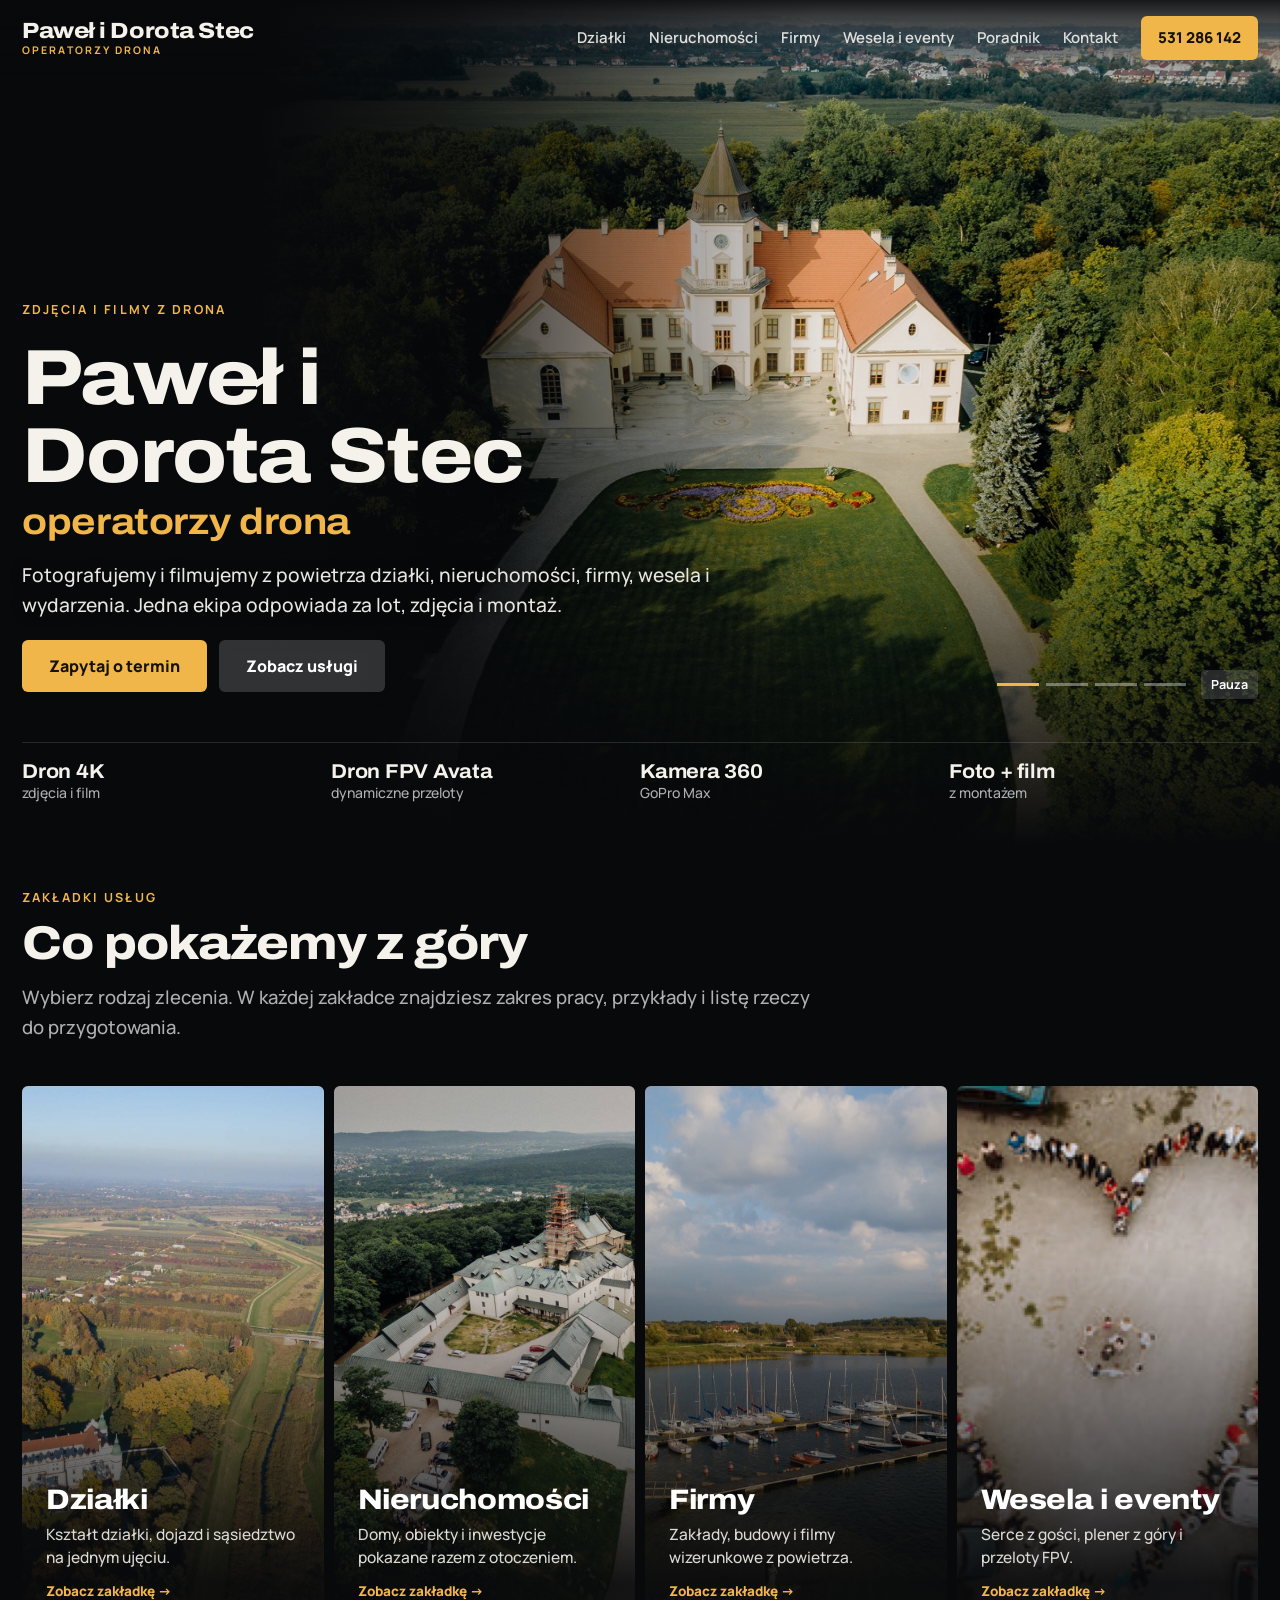
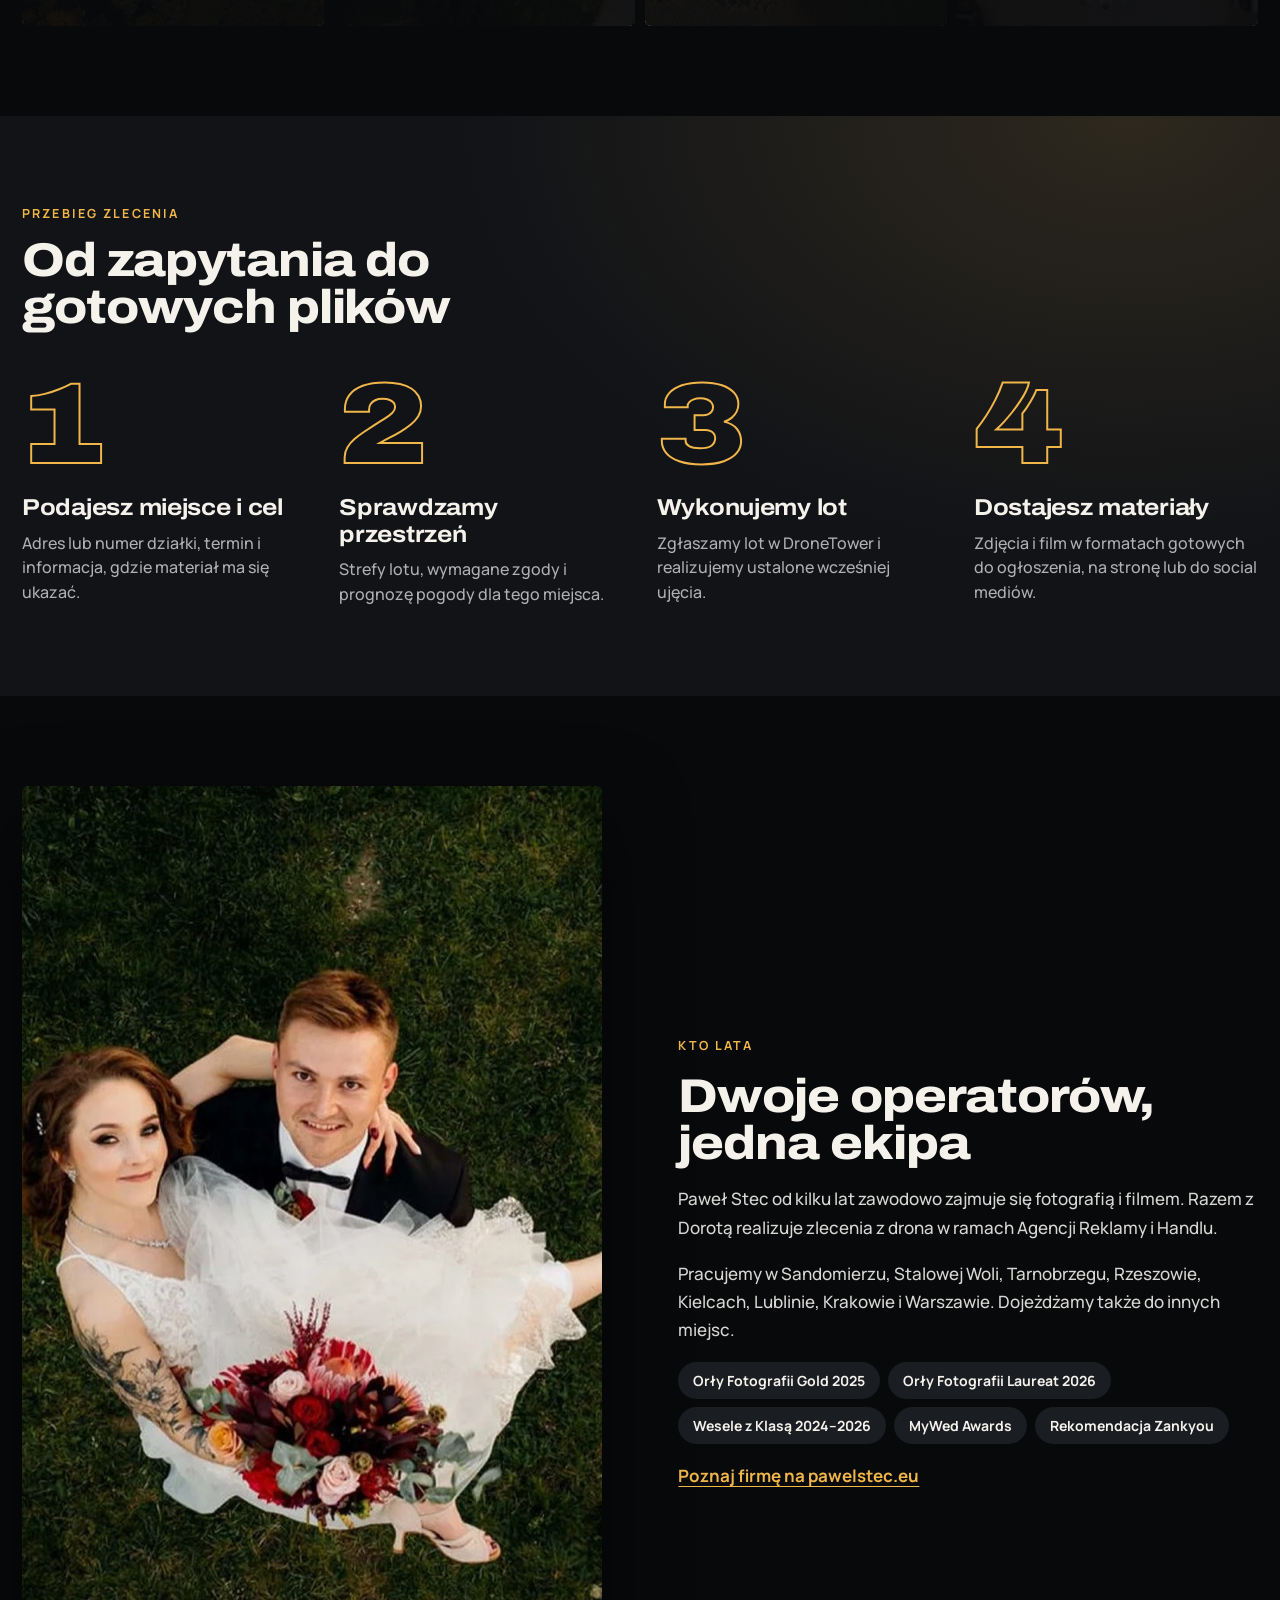
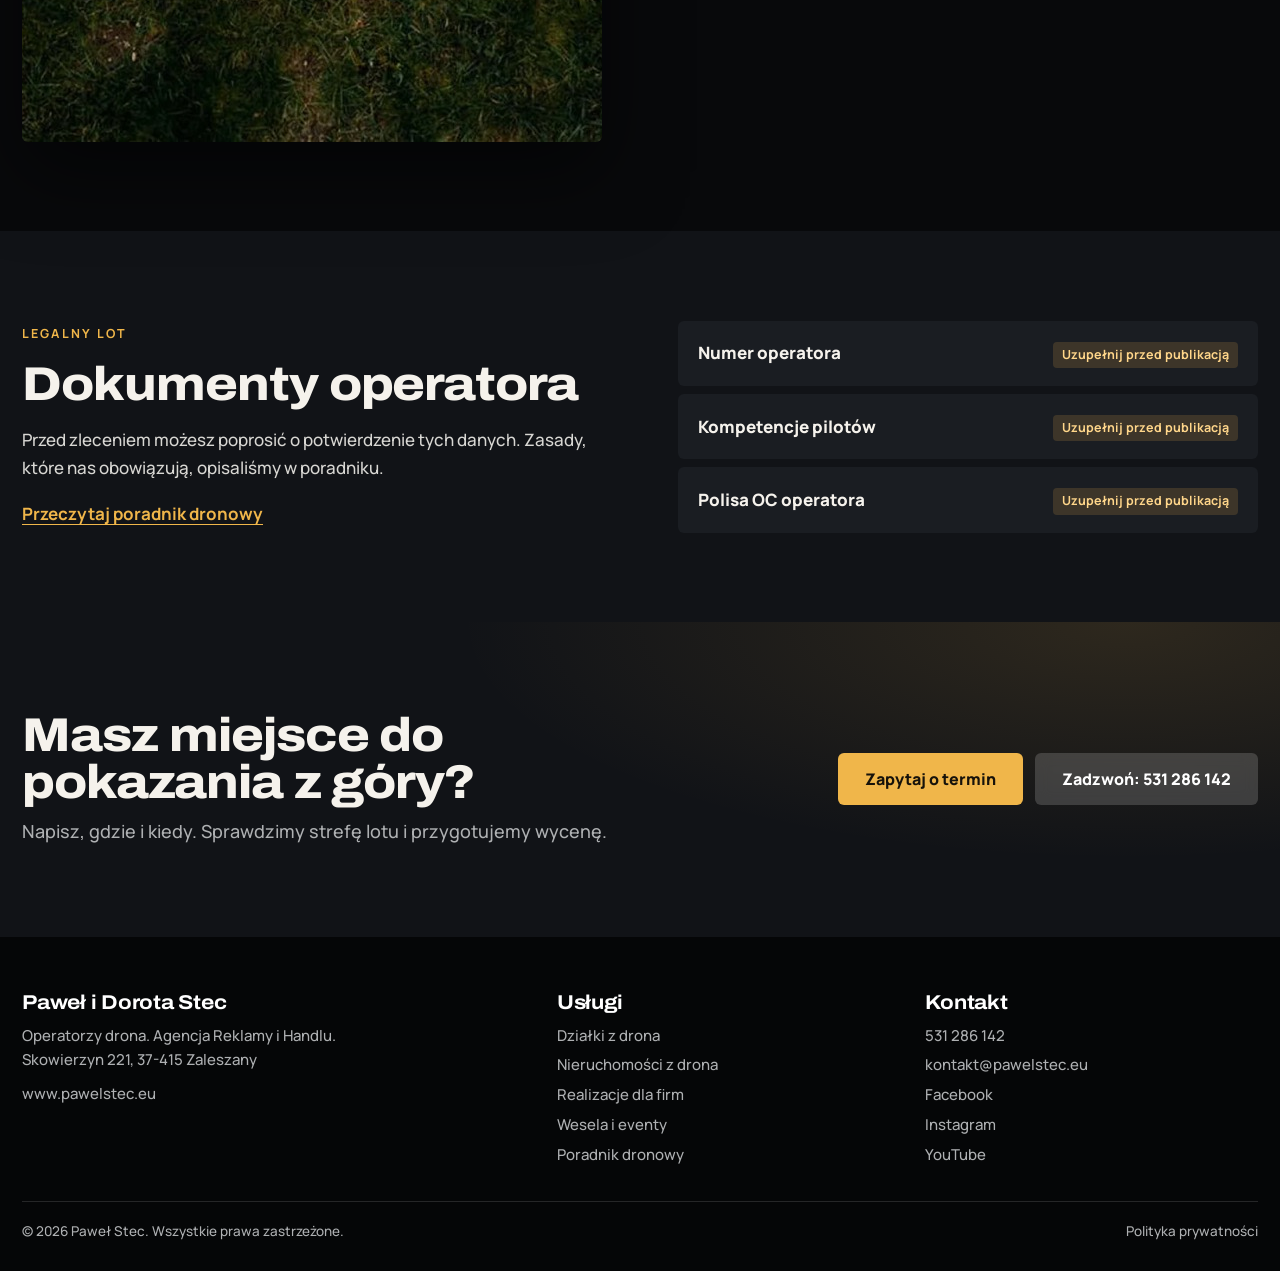
<file: index.html>
<!DOCTYPE html>
<html lang="pl">
<head>
<meta charset="utf-8">
<meta name="viewport" content="width=device-width, initial-scale=1">
<title>Operatorzy drona Paweł i Dorota Stec</title>
<meta name="description" content="Zdjęcia i filmy z drona: działki, nieruchomości, firmy, wesela i eventy. Paweł i Dorota Stec, operatorzy drona. Zaleszany, Podkarpacie.">
<meta property="og:title" content="Operatorzy drona Paweł i Dorota Stec">
<meta property="og:description" content="Zdjęcia i filmy z drona: działki, nieruchomości, firmy, wesela i eventy. Paweł i Dorota Stec, operatorzy drona. Zaleszany, Podkarpacie.">
<meta property="og:type" content="website">
<meta property="og:locale" content="pl_PL">
<meta property="og:image" content="zdjecia/realizacje/obiekt-palac.jpg">
<meta name="robots" content="noindex, nofollow">
<meta name="theme-color" content="#08090b">
<link rel="icon" href="data:image/svg+xml,%3Csvg xmlns='http://www.w3.org/2000/svg' viewBox='0 0 32 32'%3E%3Crect width='32' height='32' fill='%2308090b'/%3E%3Cpath d='M5 11V5h6M21 5h6v6M27 21v6h-6M11 27H5v-6' fill='none' stroke='%23f0b64a' stroke-width='3'/%3E%3Ccircle cx='16' cy='16' r='3.5' fill='%23fff'/%3E%3C/svg%3E">
<link rel="preconnect" href="https://fonts.googleapis.com">
<link rel="preconnect" href="https://fonts.gstatic.com" crossorigin>
<link href="https://fonts.googleapis.com/css2?family=Archivo:wdth,wght@100..125,500..900&family=Manrope:wght@400;500;600;700&display=swap" rel="stylesheet">
<link rel="stylesheet" href="styl.css">
<script type="application/ld+json">{"@context": "https://schema.org", "@type": "ProfessionalService", "name": "Paweł i Dorota Stec, operatorzy drona", "description": "Zdjęcia i filmy z drona: działki, nieruchomości, firmy, wesela i eventy.", "telephone": "+48531286142", "email": "kontakt@pawelstec.eu", "address": {"@type": "PostalAddress", "streetAddress": "Skowierzyn 221", "postalCode": "37-415", "addressLocality": "Zaleszany", "addressCountry": "PL"}, "areaServed": ["Sandomierz", "Stalowa Wola", "Tarnobrzeg", "Rzeszów", "Kielce", "Lublin", "Kraków", "Warszawa"], "sameAs": ["https://www.pawelstec.eu", "https://www.facebook.com/wwwpawelsteceu/", "https://www.instagram.com/pawelstecphoto/", "https://www.youtube.com/@pawestec2837"]}</script>
</head>
<body>
<header class="naglowek">
  <div class="wrap naglowek-w">
    <a class="marka" href="index.html"><b>Paweł i Dorota Stec</b><span>Operatorzy drona</span></a>
    <button class="menu-przycisk" id="menu-przycisk" type="button" aria-expanded="false" aria-controls="nawigacja">Menu</button>
    <nav class="nawigacja" id="nawigacja" aria-label="Główna nawigacja"><a href="dzialki.html">Działki</a><a href="nieruchomosci.html">Nieruchomości</a><a href="firmy.html">Firmy</a><a href="wesela-eventy.html">Wesela i eventy</a><a href="poradnik.html">Poradnik</a><a href="kontakt.html">Kontakt</a><a class="nav-tel" href="tel:+48531286142">531 286 142</a></nav>
  </div>
</header>
<main>
<section class="hero"><div class="slajdy"><img class="hero-foto aktywny" src="zdjecia/realizacje/obiekt-palac.jpg" alt="Pałac otoczony parkiem, zdjęcie z drona" width="2200" height="1466" fetchpriority="high"><img class="hero-foto" src="zdjecia/realizacje/wesele-serce.jpg" alt="" width="1800" height="1416" loading="lazy"><img class="hero-foto" src="zdjecia/realizacje/wesele-pomost.jpg" alt="" width="1600" height="1065" loading="lazy"><img class="hero-foto" src="zdjecia/realizacje/marina.jpg" alt="" width="2000" height="1498" loading="lazy"></div>
<div class="wrap hero-tresc"><p class="etykieta">Zdjęcia i filmy z drona</p><h1>Paweł i Dorota Stec <span>operatorzy drona</span></h1><p class="lead">Fotografujemy i filmujemy z powietrza działki, nieruchomości, firmy, wesela i wydarzenia. Jedna ekipa odpowiada za lot, zdjęcia i montaż.</p><div class="przyciski"><a class="btn btn-glowny" href="kontakt.html">Zapytaj o termin</a><a class="btn btn-jasny" href="#uslugi">Zobacz usługi</a></div></div>
<ul class="wysokosc" aria-hidden="true"><li class="limit"><span>120 m limit</span></li><li>90 m</li><li>60 m</li><li>30 m</li><li>0 m</li></ul></section>
<section class="pasek" aria-label="Sprzęt i zakres"><div class="wrap"><ul><li><b>Dron 4K</b>zdjęcia i film</li><li><b>Dron FPV Avata</b>dynamiczne przeloty</li><li><b>Kamera 360</b>GoPro Max</li><li><b>Foto + film</b>z montażem</li></ul></div></section>
<section class="sekcja" id="uslugi"><div class="wrap"><div class="sekcja-glowa"><p class="etykieta">Zakładki usług</p><h2>Co pokażemy z góry</h2><p>Wybierz rodzaj zlecenia. W każdej zakładce znajdziesz zakres pracy, przykłady i listę rzeczy do przygotowania.</p></div><div class="uslugi"><a class="usluga" href="dzialki.html"><img src="zdjecia/realizacje/teren-krajobraz.jpg" alt="Rozległy teren z polami i zabudową z lotu ptaka" width="2000" height="1499" loading="lazy"><div class="usluga-t"><h3>Działki</h3><p>Kształt działki, dojazd i sąsiedztwo na jednym ujęciu.</p><span>Zobacz zakładkę</span></div></a><a class="usluga" href="nieruchomosci.html"><img src="zdjecia/realizacje/obiekt-kompleks.jpg" alt="Duży obiekt wśród zieleni z lotu ptaka" width="2000" height="1334" loading="lazy"><div class="usluga-t"><h3>Nieruchomości</h3><p>Domy, obiekty i inwestycje pokazane razem z otoczeniem.</p><span>Zobacz zakładkę</span></div></a><a class="usluga" href="firmy.html"><img src="zdjecia/realizacje/marina.jpg" alt="Przystań nad jeziorem z lotu ptaka" width="2000" height="1498" loading="lazy"><div class="usluga-t"><h3>Firmy</h3><p>Zakłady, budowy i filmy wizerunkowe z powietrza.</p><span>Zobacz zakładkę</span></div></a><a class="usluga" href="wesela-eventy.html"><img src="zdjecia/realizacje/wesele-serce.jpg" alt="Goście weselni tworzą serce między samochodami, widok z drona" width="1800" height="1416" loading="lazy"><div class="usluga-t"><h3>Wesela i eventy</h3><p>Serce z gości, plener z góry i przeloty FPV.</p><span>Zobacz zakładkę</span></div></a></div></div></section>
<section class="sekcja ciemna"><div class="wrap"><div class="sekcja-glowa"><p class="etykieta">Przebieg zlecenia</p><h2>Od zapytania do gotowych plików</h2></div><ol class="kroki"><li><h3>Podajesz miejsce i cel</h3><p>Adres lub numer działki, termin i informacja, gdzie materiał ma się ukazać.</p></li><li><h3>Sprawdzamy przestrzeń</h3><p>Strefy lotu, wymagane zgody i prognozę pogody dla tego miejsca.</p></li><li><h3>Wykonujemy lot</h3><p>Zgłaszamy lot w DroneTower i realizujemy ustalone wcześniej ujęcia.</p></li><li><h3>Dostajesz materiały</h3><p>Zdjęcia i film w formatach gotowych do ogłoszenia, na stronę lub do social mediów.</p></li></ol></div></section>
<section class="sekcja"><div class="wrap dwie"><div class="kadr"><img src="zdjecia/realizacje/wesele-para.jpg" alt="Para młoda na trawie, ujęcie z drona" width="1600" height="956" loading="lazy"></div><div class="dwie-tekst"><p class="etykieta">Kto lata</p><h2>Dwoje operatorów, jedna ekipa</h2><p>Paweł Stec od kilku lat zawodowo zajmuje się fotografią i filmem. Razem z Dorotą realizuje zlecenia z drona w ramach Agencji Reklamy i Handlu.</p><p>Pracujemy w Sandomierzu, Stalowej Woli, Tarnobrzegu, Rzeszowie, Kielcach, Lublinie, Krakowie i Warszawie. Dojeżdżamy także do innych miejsc.</p><ul class="wyroznienia" aria-label="Wyróżnienia za fotografię i film ślubny"><li>Orły Fotografii Gold 2025</li><li>Orły Fotografii Laureat 2026</li><li>Wesele z Klasą 2024–2026</li><li>MyWed Awards</li><li>Rekomendacja Zankyou</li></ul><p><a href="https://www.pawelstec.eu" rel="noopener">Poznaj firmę na pawelstec.eu</a></p></div></div></section>
<section class="sekcja mglista"><div class="wrap dwie"><div class="dwie-tekst"><p class="etykieta">Legalny lot</p><h2>Dokumenty operatora</h2><p>Przed zleceniem możesz poprosić o potwierdzenie tych danych. Zasady, które nas obowiązują, opisaliśmy w poradniku.</p><p><a href="poradnik.html">Przeczytaj poradnik dronowy</a></p></div><dl class="dokumenty"><div><dt>Numer operatora</dt><dd><span class="uzupelnij">Uzupełnij przed publikacją</span></dd></div><div><dt>Kompetencje pilotów</dt><dd><span class="uzupelnij">Uzupełnij przed publikacją</span></dd></div><div><dt>Polisa OC operatora</dt><dd><span class="uzupelnij">Uzupełnij przed publikacją</span></dd></div></dl></div></section>
<section class="sekcja ciemna"><div class="wrap cta-w"><div><h2>Masz miejsce do pokazania z góry?</h2><p>Napisz, gdzie i kiedy. Sprawdzimy strefę lotu i przygotujemy wycenę.</p></div><div class="przyciski"><a class="btn btn-glowny" href="kontakt.html">Zapytaj o termin</a><a class="btn btn-jasny" href="tel:+48531286142">Zadzwoń: 531 286 142</a></div></div></section>
</main>
<footer class="stopka">
  <div class="wrap">
    <div class="stopka-g">
      <div>
        <h3>Paweł i Dorota Stec</h3>
        <p>Operatorzy drona. Agencja Reklamy i Handlu.<br>Skowierzyn 221, 37-415 Zaleszany</p>
        <p style="margin-top:9px"><a href="https://www.pawelstec.eu" rel="noopener">www.pawelstec.eu</a></p>
      </div>
      <div>
        <h3>Usługi</h3>
        <ul><li><a href="dzialki.html">Działki z drona</a></li><li><a href="nieruchomosci.html">Nieruchomości z drona</a></li><li><a href="firmy.html">Realizacje dla firm</a></li><li><a href="wesela-eventy.html">Wesela i eventy</a></li><li><a href="poradnik.html">Poradnik dronowy</a></li></ul>
      </div>
      <div>
        <h3>Kontakt</h3>
        <ul><li><a href="tel:+48531286142">531 286 142</a></li><li><a href="mailto:kontakt@pawelstec.eu">kontakt@pawelstec.eu</a></li><li><a href="https://www.facebook.com/wwwpawelsteceu/" rel="noopener">Facebook</a></li><li><a href="https://www.instagram.com/pawelstecphoto/" rel="noopener">Instagram</a></li><li><a href="https://www.youtube.com/@pawestec2837" rel="noopener">YouTube</a></li></ul>
      </div>
    </div>
    <div class="stopka-d"><span>© 2026 Paweł Stec. Wszystkie prawa zastrzeżone.</span><a href="https://www.pawelstec.eu/polityka-prywatnosci/" rel="noopener">Polityka prywatności</a></div>
  </div>
</footer>
<dialog class="podglad" id="podglad" aria-label="Powiększone zdjęcie"><figure><button class="podglad-zamknij" type="button">Zamknij</button><img src="[data-uri]" alt=""><figcaption></figcaption></figure></dialog>
<script src="strona.js"></script>
</body>
</html>
</file>
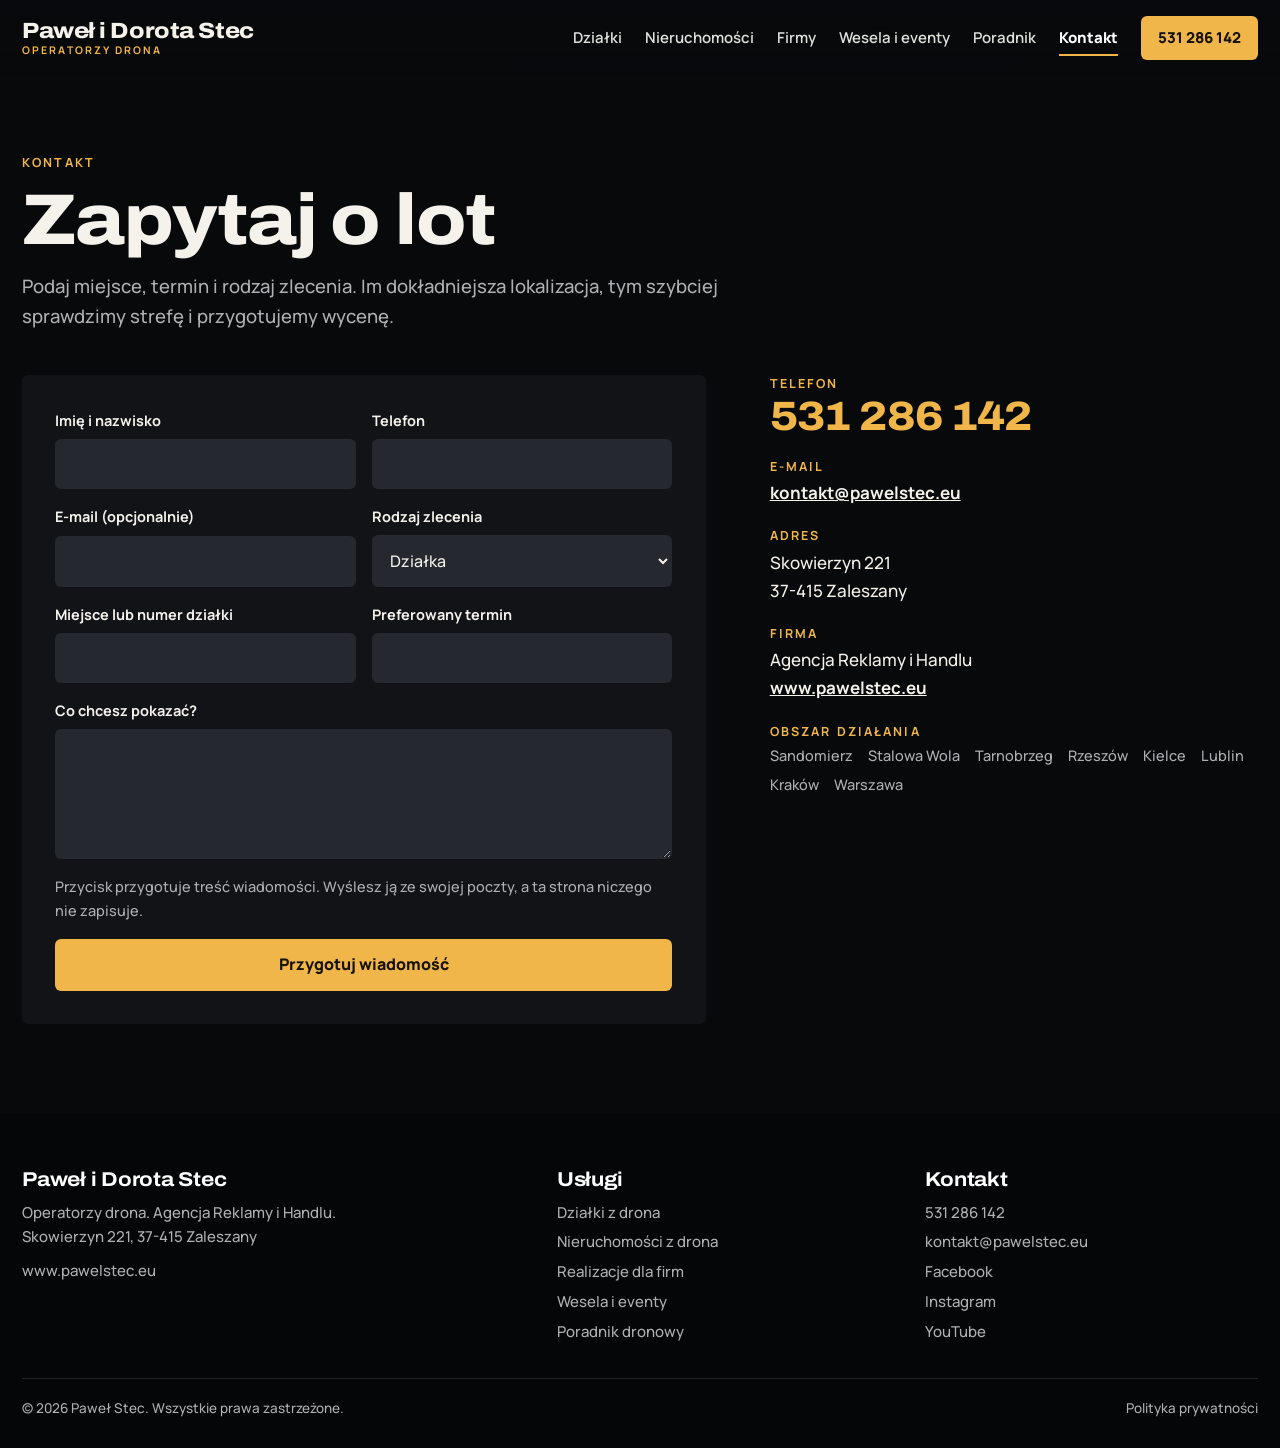
<file: kontakt.html>
<!DOCTYPE html>
<html lang="pl">
<head>
<meta charset="utf-8">
<meta name="viewport" content="width=device-width, initial-scale=1">
<title>Kontakt: zlecenie lotu dronem</title>
<meta name="description" content="Zapytaj o zdjęcia i film z drona. Paweł i Dorota Stec, tel. 531 286 142, kontakt@pawelstec.eu.">
<meta property="og:title" content="Kontakt: zlecenie lotu dronem">
<meta property="og:description" content="Zapytaj o zdjęcia i film z drona. Paweł i Dorota Stec, tel. 531 286 142, kontakt@pawelstec.eu.">
<meta property="og:type" content="website">
<meta property="og:locale" content="pl_PL">
<meta property="og:image" content="zdjecia/realizacje/obiekt-palac.jpg">
<meta name="robots" content="noindex, nofollow">
<meta name="theme-color" content="#08090b">
<link rel="icon" href="data:image/svg+xml,%3Csvg xmlns='http://www.w3.org/2000/svg' viewBox='0 0 32 32'%3E%3Crect width='32' height='32' fill='%2308090b'/%3E%3Cpath d='M5 11V5h6M21 5h6v6M27 21v6h-6M11 27H5v-6' fill='none' stroke='%23f0b64a' stroke-width='3'/%3E%3Ccircle cx='16' cy='16' r='3.5' fill='%23fff'/%3E%3C/svg%3E">
<link rel="preconnect" href="https://fonts.googleapis.com">
<link rel="preconnect" href="https://fonts.gstatic.com" crossorigin>
<link href="https://fonts.googleapis.com/css2?family=Archivo:wdth,wght@100..125,500..900&family=Manrope:wght@400;500;600;700&display=swap" rel="stylesheet">
<link rel="stylesheet" href="styl.css">

</head>
<body>
<header class="naglowek">
  <div class="wrap naglowek-w">
    <a class="marka" href="index.html"><b>Paweł i Dorota Stec</b><span>Operatorzy drona</span></a>
    <button class="menu-przycisk" id="menu-przycisk" type="button" aria-expanded="false" aria-controls="nawigacja">Menu</button>
    <nav class="nawigacja" id="nawigacja" aria-label="Główna nawigacja"><a href="dzialki.html">Działki</a><a href="nieruchomosci.html">Nieruchomości</a><a href="firmy.html">Firmy</a><a href="wesela-eventy.html">Wesela i eventy</a><a href="poradnik.html">Poradnik</a><a href="kontakt.html" aria-current="page">Kontakt</a><a class="nav-tel" href="tel:+48531286142">531 286 142</a></nav>
  </div>
</header>
<main>
<section class="sekcja"><div class="wrap"><div class="sekcja-glowa"><p class="etykieta">Kontakt</p><h1 style="font-size:clamp(42px,5.6vw,76px)">Zapytaj o lot</h1><p>Podaj miejsce, termin i rodzaj zlecenia. Im dokładniejsza lokalizacja, tym szybciej sprawdzimy strefę i przygotujemy wycenę.</p></div>
<div class="kontakt"><form id="formularz"><div class="pole"><label for="imie">Imię i nazwisko</label><input id="imie" name="imie" autocomplete="name" required></div><div class="pole"><label for="telefon">Telefon</label><input id="telefon" name="telefon" type="tel" autocomplete="tel" required></div><div class="pole"><label for="email">E-mail (opcjonalnie)</label><input id="email" name="email" type="email" autocomplete="email"></div><div class="pole"><label for="usluga">Rodzaj zlecenia</label><select id="usluga" name="usluga"><option>Działka</option><option>Nieruchomość</option><option>Realizacja dla firmy</option><option>Wesele</option><option>Event lub uroczystość</option><option>Inne</option></select></div><div class="pole"><label for="miejsce">Miejsce lub numer działki</label><input id="miejsce" name="miejsce" required></div><div class="pole"><label for="termin">Preferowany termin</label><input id="termin" name="termin"></div><div class="pole cale"><label for="opis">Co chcesz pokazać?</label><textarea id="opis" name="opis"></textarea></div><p class="notka">Przycisk przygotuje treść wiadomości. Wyślesz ją ze swojej poczty, a ta strona niczego nie zapisuje.</p><button class="btn btn-glowny" type="submit">Przygotuj wiadomość</button><div class="gotowa" id="gotowa" hidden><p id="gotowa-tytul" tabindex="-1"><b>Wiadomość gotowa, ale jeszcze niewysłana.</b> Otwórz ją w poczcie albo skopiuj i wyślij na kontakt@pawelstec.eu.</p><label for="gotowa-tresc">Treść wiadomości</label><textarea id="gotowa-tresc" readonly></textarea><div class="przyciski"><a class="btn btn-glowny" id="gotowa-poczta" href="mailto:kontakt@pawelstec.eu">Otwórz w poczcie</a><button class="btn btn-obrys" id="gotowa-kopiuj" type="button">Kopiuj wiadomość</button></div><p class="notka" id="gotowa-status" role="status"></p></div></form>
<aside class="dane"><div><span class="etykieta">Telefon</span><a class="duzy" href="tel:+48531286142">531 286 142</a></div><div><span class="etykieta">E-mail</span><a href="mailto:kontakt@pawelstec.eu">kontakt@pawelstec.eu</a></div><div><span class="etykieta">Adres</span><span>Skowierzyn 221<br>37-415 Zaleszany</span></div><div><span class="etykieta">Firma</span><span>Agencja Reklamy i Handlu<br><a href="https://www.pawelstec.eu" rel="noopener">www.pawelstec.eu</a></span></div><div><span class="etykieta">Obszar działania</span><p class="miasta"><span>Sandomierz</span><span>Stalowa Wola</span><span>Tarnobrzeg</span><span>Rzeszów</span><span>Kielce</span><span>Lublin</span><span>Kraków</span><span>Warszawa</span></p></div></aside></div></div></section>
</main>
<footer class="stopka">
  <div class="wrap">
    <div class="stopka-g">
      <div>
        <h3>Paweł i Dorota Stec</h3>
        <p>Operatorzy drona. Agencja Reklamy i Handlu.<br>Skowierzyn 221, 37-415 Zaleszany</p>
        <p style="margin-top:9px"><a href="https://www.pawelstec.eu" rel="noopener">www.pawelstec.eu</a></p>
      </div>
      <div>
        <h3>Usługi</h3>
        <ul><li><a href="dzialki.html">Działki z drona</a></li><li><a href="nieruchomosci.html">Nieruchomości z drona</a></li><li><a href="firmy.html">Realizacje dla firm</a></li><li><a href="wesela-eventy.html">Wesela i eventy</a></li><li><a href="poradnik.html">Poradnik dronowy</a></li></ul>
      </div>
      <div>
        <h3>Kontakt</h3>
        <ul><li><a href="tel:+48531286142">531 286 142</a></li><li><a href="mailto:kontakt@pawelstec.eu">kontakt@pawelstec.eu</a></li><li><a href="https://www.facebook.com/wwwpawelsteceu/" rel="noopener">Facebook</a></li><li><a href="https://www.instagram.com/pawelstecphoto/" rel="noopener">Instagram</a></li><li><a href="https://www.youtube.com/@pawestec2837" rel="noopener">YouTube</a></li></ul>
      </div>
    </div>
    <div class="stopka-d"><span>© 2026 Paweł Stec. Wszystkie prawa zastrzeżone.</span><a href="https://www.pawelstec.eu/polityka-prywatnosci/" rel="noopener">Polityka prywatności</a></div>
  </div>
</footer>
<dialog class="podglad" id="podglad" aria-label="Powiększone zdjęcie"><figure><button class="podglad-zamknij" type="button">Zamknij</button><img src="[data-uri]" alt=""><figcaption></figcaption></figure></dialog>
<script src="strona.js"></script>
</body>
</html>
</file>
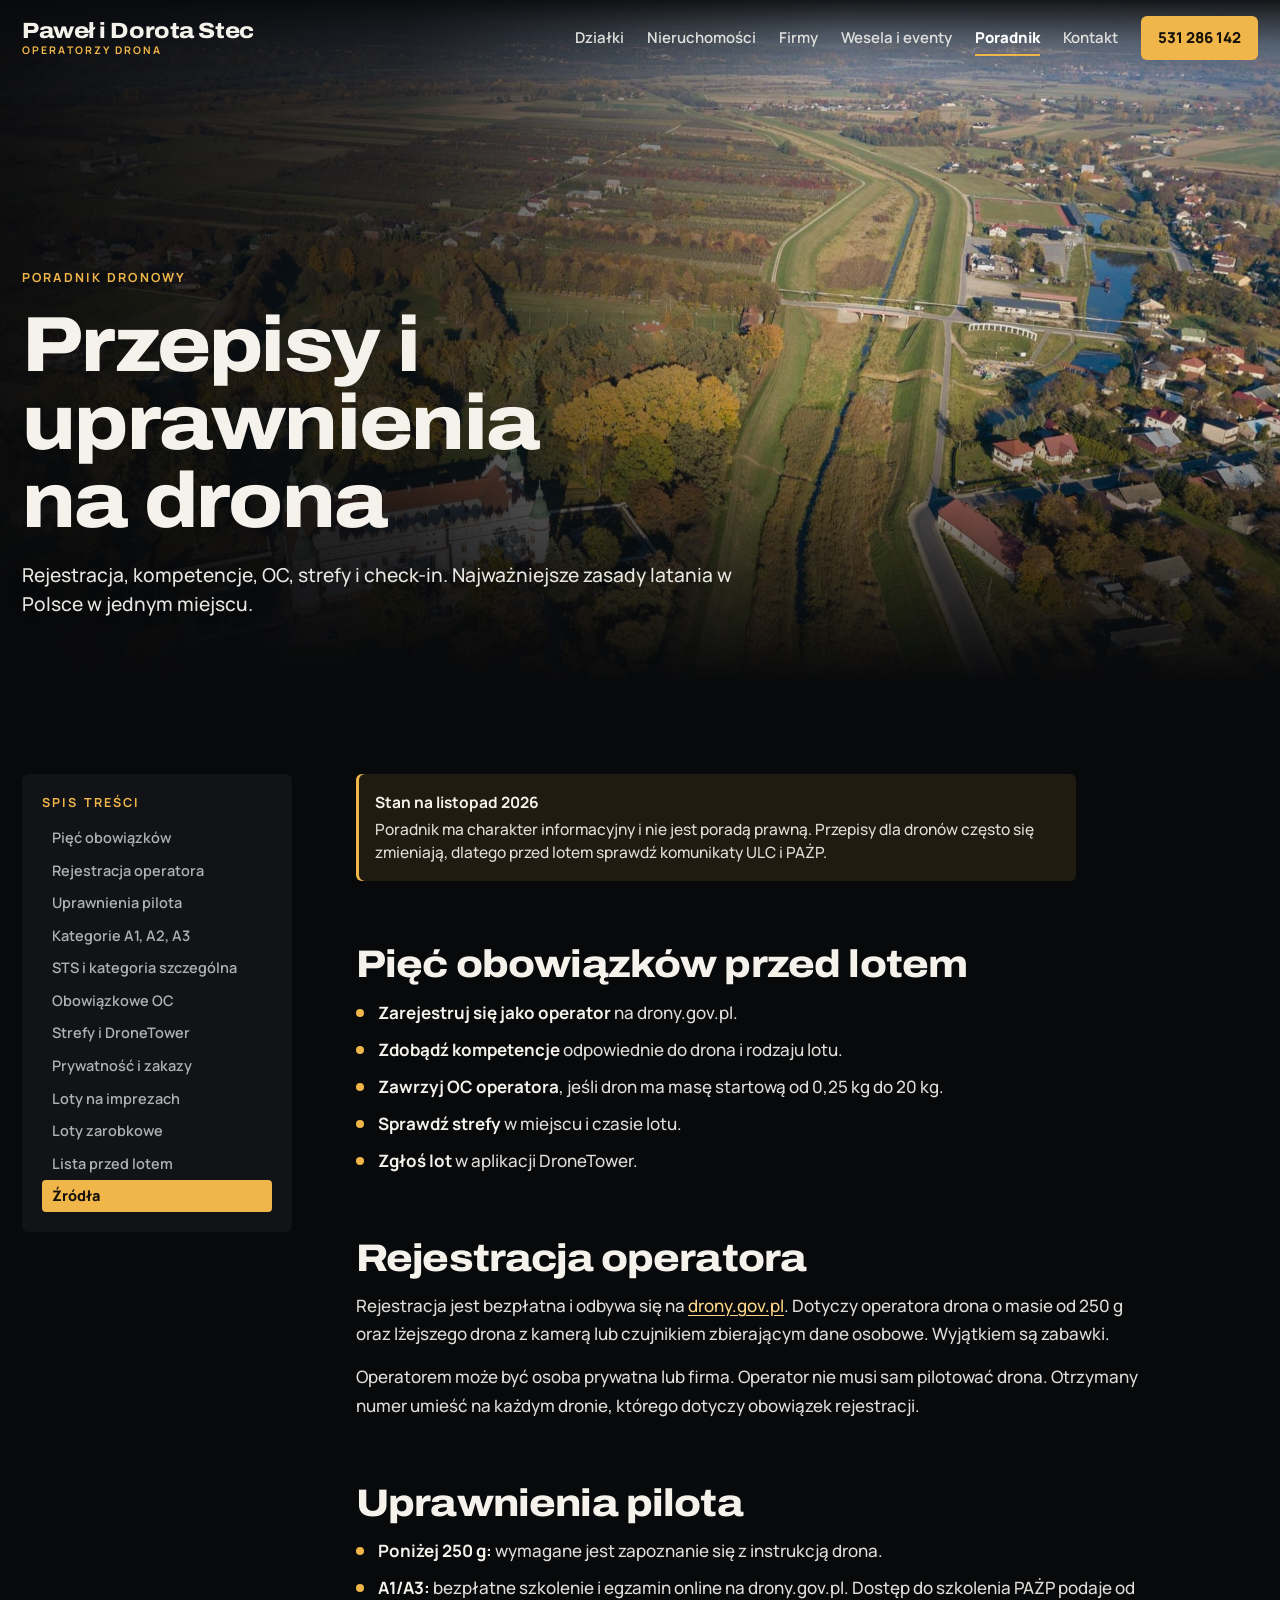
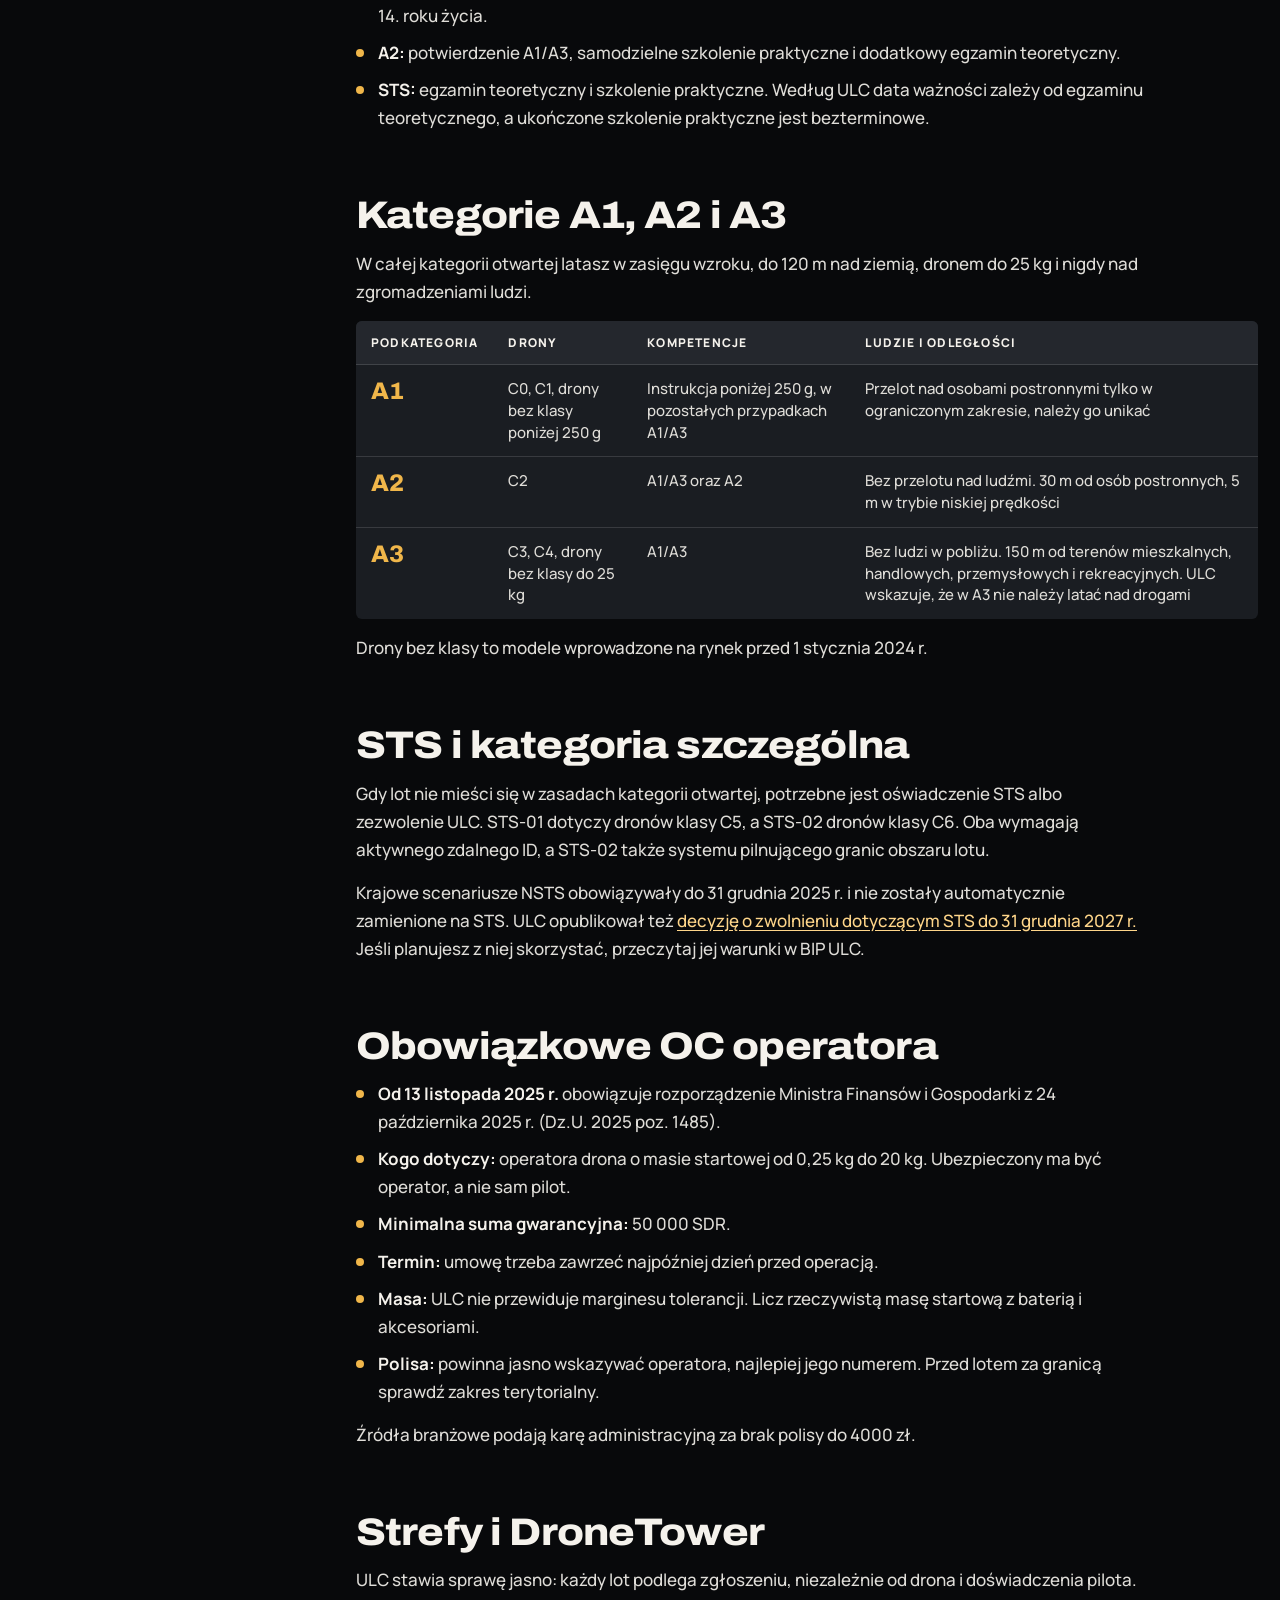
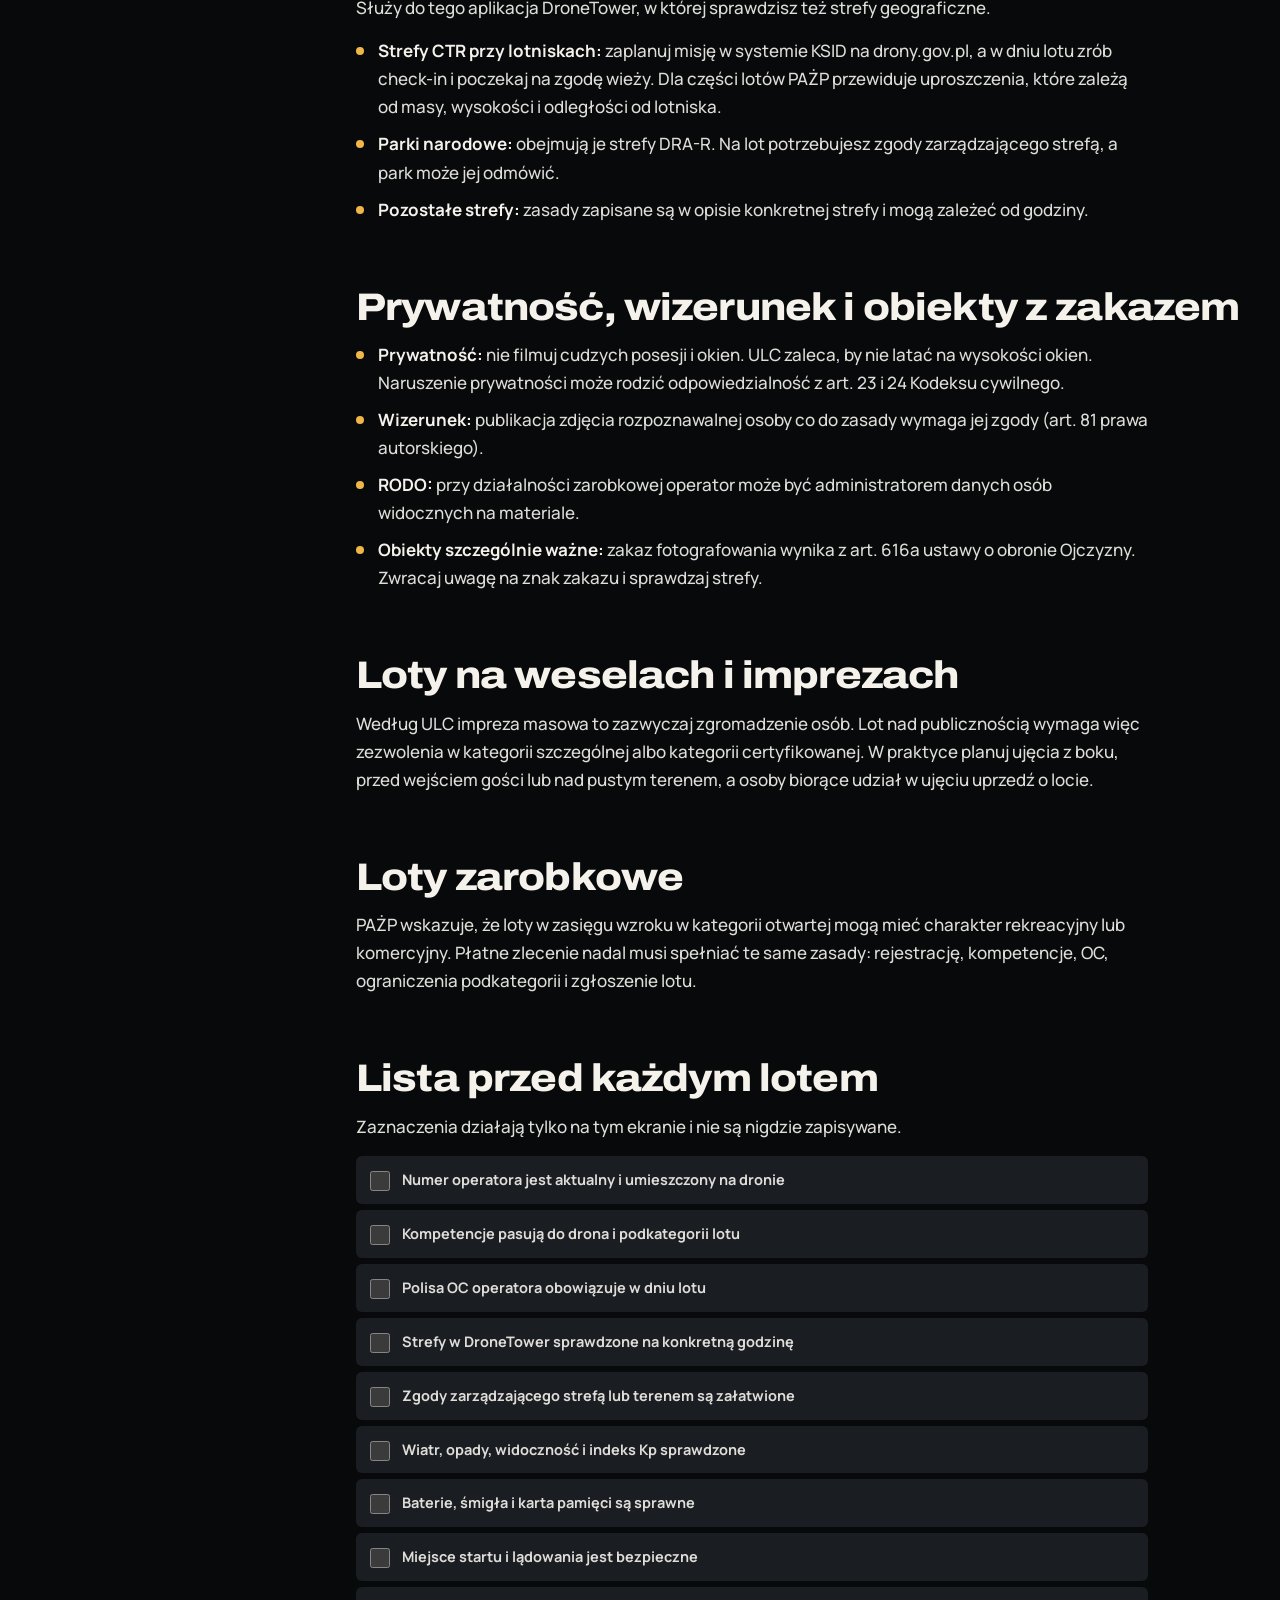
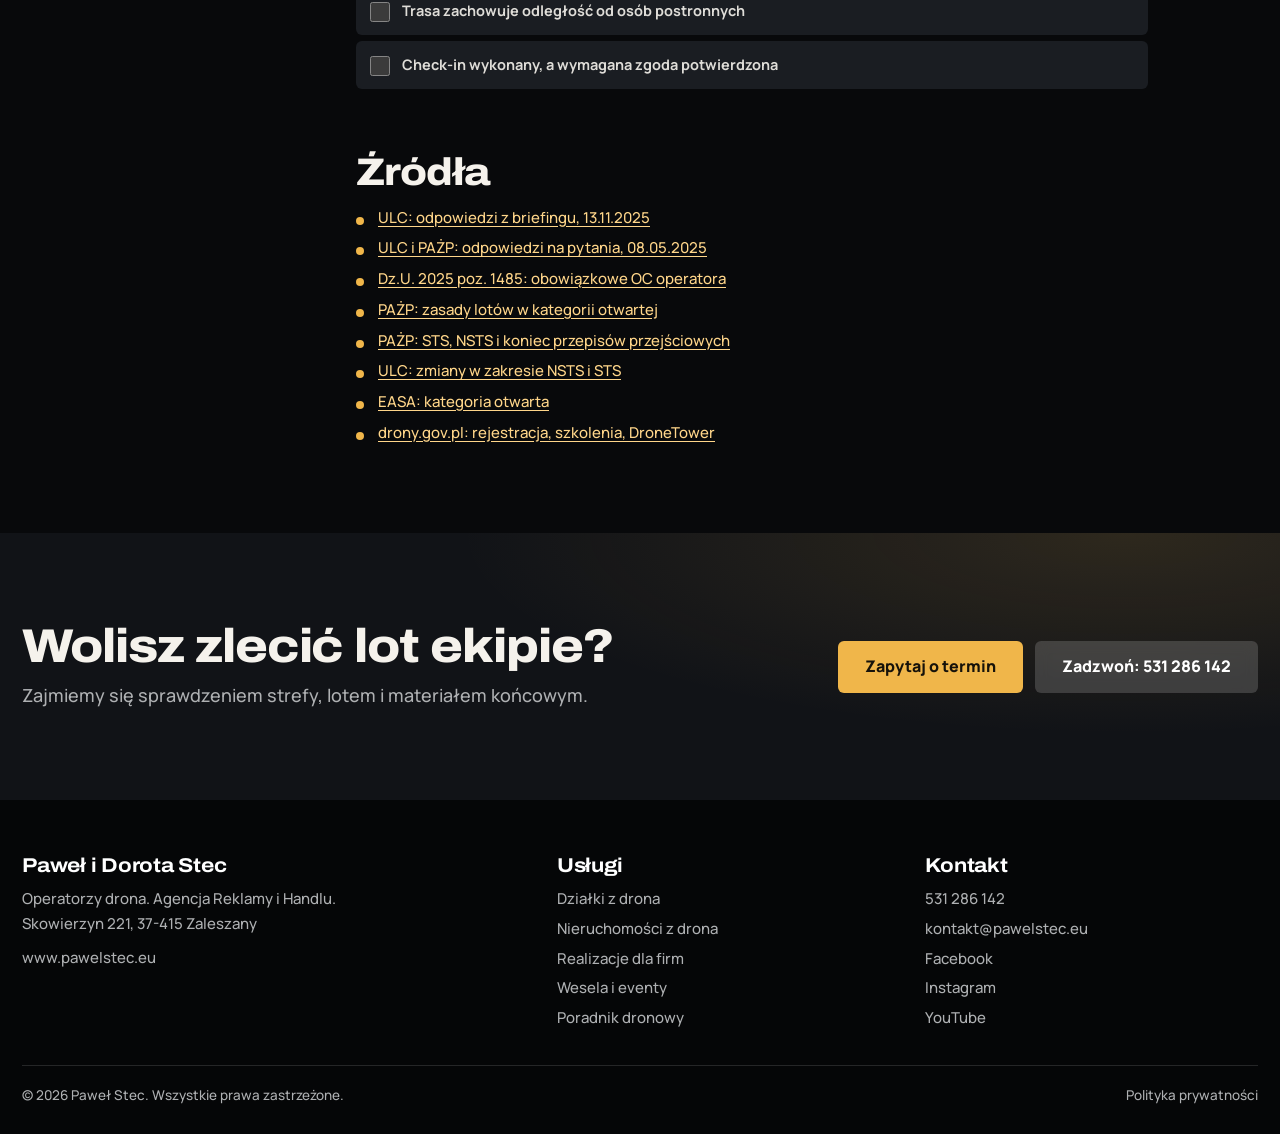
<file: poradnik.html>
<!DOCTYPE html>
<html lang="pl">
<head>
<meta charset="utf-8">
<meta name="viewport" content="width=device-width, initial-scale=1">
<title>Poradnik dronowy: przepisy i uprawnienia</title>
<meta name="description" content="Przepisy dla dronów w Polsce: rejestracja operatora, A1/A3, A2, STS, obowiązkowe OC, strefy, DroneTower i lista przed lotem.">
<meta property="og:title" content="Poradnik dronowy: przepisy i uprawnienia">
<meta property="og:description" content="Przepisy dla dronów w Polsce: rejestracja operatora, A1/A3, A2, STS, obowiązkowe OC, strefy, DroneTower i lista przed lotem.">
<meta property="og:type" content="website">
<meta property="og:locale" content="pl_PL">
<meta property="og:image" content="zdjecia/realizacje/obiekt-palac.jpg">
<meta name="robots" content="noindex, nofollow">
<meta name="theme-color" content="#08090b">
<link rel="icon" href="data:image/svg+xml,%3Csvg xmlns='http://www.w3.org/2000/svg' viewBox='0 0 32 32'%3E%3Crect width='32' height='32' fill='%2308090b'/%3E%3Cpath d='M5 11V5h6M21 5h6v6M27 21v6h-6M11 27H5v-6' fill='none' stroke='%23f0b64a' stroke-width='3'/%3E%3Ccircle cx='16' cy='16' r='3.5' fill='%23fff'/%3E%3C/svg%3E">
<link rel="preconnect" href="https://fonts.googleapis.com">
<link rel="preconnect" href="https://fonts.gstatic.com" crossorigin>
<link href="https://fonts.googleapis.com/css2?family=Archivo:wdth,wght@100..125,500..900&family=Manrope:wght@400;500;600;700&display=swap" rel="stylesheet">
<link rel="stylesheet" href="styl.css">

</head>
<body>
<header class="naglowek">
  <div class="wrap naglowek-w">
    <a class="marka" href="index.html"><b>Paweł i Dorota Stec</b><span>Operatorzy drona</span></a>
    <button class="menu-przycisk" id="menu-przycisk" type="button" aria-expanded="false" aria-controls="nawigacja">Menu</button>
    <nav class="nawigacja" id="nawigacja" aria-label="Główna nawigacja"><a href="dzialki.html">Działki</a><a href="nieruchomosci.html">Nieruchomości</a><a href="firmy.html">Firmy</a><a href="wesela-eventy.html">Wesela i eventy</a><a href="poradnik.html" aria-current="page">Poradnik</a><a href="kontakt.html">Kontakt</a><a class="nav-tel" href="tel:+48531286142">531 286 142</a></nav>
  </div>
</header>
<main>
<section class="hero-pod"><img class="hero-foto" src="zdjecia/realizacje/teren-krajobraz.jpg" alt="Krajobraz z lotu ptaka" width="2000" height="1499" fetchpriority="high"><div class="wrap hero-tresc"><p class="etykieta">Poradnik dronowy</p><h1>Przepisy i uprawnienia na drona</h1><p class="lead">Rejestracja, kompetencje, OC, strefy i check-in. Najważniejsze zasady latania w Polsce w jednym miejscu.</p></div></section>
<section class="sekcja"><div class="wrap poradnik"><nav class="spis" aria-label="Spis treści poradnika"><p class="etykieta">Spis treści</p><ol><li><a href="#start">Pięć obowiązków</a></li><li><a href="#rejestracja">Rejestracja operatora</a></li><li><a href="#kompetencje">Uprawnienia pilota</a></li><li><a href="#kategorie">Kategorie A1, A2, A3</a></li><li><a href="#szczegolna">STS i kategoria szczególna</a></li><li><a href="#oc">Obowiązkowe OC</a></li><li><a href="#strefy">Strefy i DroneTower</a></li><li><a href="#prywatnosc">Prywatność i zakazy</a></li><li><a href="#eventy">Loty na imprezach</a></li><li><a href="#zlecenia">Loty zarobkowe</a></li><li><a href="#lista">Lista przed lotem</a></li><li><a href="#zrodla">Źródła</a></li></ol></nav><article class="artykul">
<div class="stan"><b>Stan na listopad 2026</b><span>Poradnik ma charakter informacyjny i nie jest poradą prawną. Przepisy dla dronów często się zmieniają, dlatego przed lotem sprawdź komunikaty ULC i PAŻP.</span></div>
<section id="start"><h2>Pięć obowiązków przed lotem</h2><ul><li><b>Zarejestruj się jako operator</b> na drony.gov.pl.</li><li><b>Zdobądź kompetencje</b> odpowiednie do drona i rodzaju lotu.</li><li><b>Zawrzyj OC operatora</b>, jeśli dron ma masę startową od 0,25 kg do 20 kg.</li><li><b>Sprawdź strefy</b> w miejscu i czasie lotu.</li><li><b>Zgłoś lot</b> w aplikacji DroneTower.</li></ul></section>
<section id="rejestracja"><h2>Rejestracja operatora</h2><p>Rejestracja jest bezpłatna i odbywa się na <a href="https://drony.gov.pl/" rel="noopener">drony.gov.pl</a>. Dotyczy operatora drona o masie od 250 g oraz lżejszego drona z kamerą lub czujnikiem zbierającym dane osobowe. Wyjątkiem są zabawki.</p><p>Operatorem może być osoba prywatna lub firma. Operator nie musi sam pilotować drona. Otrzymany numer umieść na każdym dronie, którego dotyczy obowiązek rejestracji.</p></section>
<section id="kompetencje"><h2>Uprawnienia pilota</h2><ul><li><b>Poniżej 250 g:</b> wymagane jest zapoznanie się z instrukcją drona.</li><li><b>A1/A3:</b> bezpłatne szkolenie i egzamin online na drony.gov.pl. Dostęp do szkolenia PAŻP podaje od 14. roku życia.</li><li><b>A2:</b> potwierdzenie A1/A3, samodzielne szkolenie praktyczne i dodatkowy egzamin teoretyczny.</li><li><b>STS:</b> egzamin teoretyczny i szkolenie praktyczne. Według ULC data ważności zależy od egzaminu teoretycznego, a ukończone szkolenie praktyczne jest bezterminowe.</li></ul></section>
<section id="kategorie"><h2>Kategorie A1, A2 i A3</h2><p>W całej kategorii otwartej latasz w zasięgu wzroku, do 120 m nad ziemią, dronem do 25 kg i nigdy nad zgromadzeniami ludzi.</p><div class="tabela" tabindex="0" role="region" aria-label="Porównanie podkategorii A1, A2 i A3"><table><thead><tr><th scope="col">Podkategoria</th><th scope="col">Drony</th><th scope="col">Kompetencje</th><th scope="col">Ludzie i odległości</th></tr></thead><tbody><tr><th scope="row">A1</th><td>C0, C1, drony bez klasy poniżej 250 g</td><td>Instrukcja poniżej 250 g, w pozostałych przypadkach A1/A3</td><td>Przelot nad osobami postronnymi tylko w ograniczonym zakresie, należy go unikać</td></tr><tr><th scope="row">A2</th><td>C2</td><td>A1/A3 oraz A2</td><td>Bez przelotu nad ludźmi. 30 m od osób postronnych, 5 m w trybie niskiej prędkości</td></tr><tr><th scope="row">A3</th><td>C3, C4, drony bez klasy do 25 kg</td><td>A1/A3</td><td>Bez ludzi w pobliżu. 150 m od terenów mieszkalnych, handlowych, przemysłowych i rekreacyjnych. ULC wskazuje, że w A3 nie należy latać nad drogami</td></tr></tbody></table></div><p>Drony bez klasy to modele wprowadzone na rynek przed 1 stycznia 2024 r.</p></section>
<section id="szczegolna"><h2>STS i kategoria szczególna</h2><p>Gdy lot nie mieści się w zasadach kategorii otwartej, potrzebne jest oświadczenie STS albo zezwolenie ULC. STS-01 dotyczy dronów klasy C5, a STS-02 dronów klasy C6. Oba wymagają aktywnego zdalnego ID, a STS-02 także systemu pilnującego granic obszaru lotu.</p><p>Krajowe scenariusze NSTS obowiązywały do 31 grudnia 2025 r. i nie zostały automatycznie zamienione na STS. ULC opublikował też <a href="https://bip.ulc.gov.pl/komunikaty/drony/decyzja-zwolnienie-sts" rel="noopener">decyzję o zwolnieniu dotyczącym STS do 31 grudnia 2027 r.</a> Jeśli planujesz z niej skorzystać, przeczytaj jej warunki w BIP ULC.</p></section>
<section id="oc"><h2>Obowiązkowe OC operatora</h2><ul><li><b>Od 13 listopada 2025 r.</b> obowiązuje rozporządzenie Ministra Finansów i Gospodarki z 24 października 2025 r. (Dz.U. 2025 poz. 1485).</li><li><b>Kogo dotyczy:</b> operatora drona o masie startowej od 0,25 kg do 20 kg. Ubezpieczony ma być operator, a nie sam pilot.</li><li><b>Minimalna suma gwarancyjna:</b> 50 000 SDR.</li><li><b>Termin:</b> umowę trzeba zawrzeć najpóźniej dzień przed operacją.</li><li><b>Masa:</b> ULC nie przewiduje marginesu tolerancji. Licz rzeczywistą masę startową z baterią i akcesoriami.</li><li><b>Polisa:</b> powinna jasno wskazywać operatora, najlepiej jego numerem. Przed lotem za granicą sprawdź zakres terytorialny.</li></ul><p>Źródła branżowe podają karę administracyjną za brak polisy do 4000 zł.</p></section>
<section id="strefy"><h2>Strefy i DroneTower</h2><p>ULC stawia sprawę jasno: każdy lot podlega zgłoszeniu, niezależnie od drona i doświadczenia pilota. Służy do tego aplikacja DroneTower, w której sprawdzisz też strefy geograficzne.</p><ul><li><b>Strefy CTR przy lotniskach:</b> zaplanuj misję w systemie KSID na drony.gov.pl, a w dniu lotu zrób check-in i poczekaj na zgodę wieży. Dla części lotów PAŻP przewiduje uproszczenia, które zależą od masy, wysokości i odległości od lotniska.</li><li><b>Parki narodowe:</b> obejmują je strefy DRA-R. Na lot potrzebujesz zgody zarządzającego strefą, a park może jej odmówić.</li><li><b>Pozostałe strefy:</b> zasady zapisane są w opisie konkretnej strefy i mogą zależeć od godziny.</li></ul></section>
<section id="prywatnosc"><h2>Prywatność, wizerunek i obiekty z zakazem</h2><ul><li><b>Prywatność:</b> nie filmuj cudzych posesji i okien. ULC zaleca, by nie latać na wysokości okien. Naruszenie prywatności może rodzić odpowiedzialność z art. 23 i 24 Kodeksu cywilnego.</li><li><b>Wizerunek:</b> publikacja zdjęcia rozpoznawalnej osoby co do zasady wymaga jej zgody (art. 81 prawa autorskiego).</li><li><b>RODO:</b> przy działalności zarobkowej operator może być administratorem danych osób widocznych na materiale.</li><li><b>Obiekty szczególnie ważne:</b> zakaz fotografowania wynika z art. 616a ustawy o obronie Ojczyzny. Zwracaj uwagę na znak zakazu i sprawdzaj strefy.</li></ul></section>
<section id="eventy"><h2>Loty na weselach i imprezach</h2><p>Według ULC impreza masowa to zazwyczaj zgromadzenie osób. Lot nad publicznością wymaga więc zezwolenia w kategorii szczególnej albo kategorii certyfikowanej. W praktyce planuj ujęcia z boku, przed wejściem gości lub nad pustym terenem, a osoby biorące udział w ujęciu uprzedź o locie.</p></section>
<section id="zlecenia"><h2>Loty zarobkowe</h2><p>PAŻP wskazuje, że loty w zasięgu wzroku w kategorii otwartej mogą mieć charakter rekreacyjny lub komercyjny. Płatne zlecenie nadal musi spełniać te same zasady: rejestrację, kompetencje, OC, ograniczenia podkategorii i zgłoszenie lotu.</p></section>
<section id="lista"><h2>Lista przed każdym lotem</h2><p>Zaznaczenia działają tylko na tym ekranie i nie są nigdzie zapisywane.</p><div class="check"><label for="c0"><input type="checkbox" id="c0"><span>Numer operatora jest aktualny i umieszczony na dronie</span></label><label for="c1"><input type="checkbox" id="c1"><span>Kompetencje pasują do drona i podkategorii lotu</span></label><label for="c2"><input type="checkbox" id="c2"><span>Polisa OC operatora obowiązuje w dniu lotu</span></label><label for="c3"><input type="checkbox" id="c3"><span>Strefy w DroneTower sprawdzone na konkretną godzinę</span></label><label for="c4"><input type="checkbox" id="c4"><span>Zgody zarządzającego strefą lub terenem są załatwione</span></label><label for="c5"><input type="checkbox" id="c5"><span>Wiatr, opady, widoczność i indeks Kp sprawdzone</span></label><label for="c6"><input type="checkbox" id="c6"><span>Baterie, śmigła i karta pamięci są sprawne</span></label><label for="c7"><input type="checkbox" id="c7"><span>Miejsce startu i lądowania jest bezpieczne</span></label><label for="c8"><input type="checkbox" id="c8"><span>Trasa zachowuje odległość od osób postronnych</span></label><label for="c9"><input type="checkbox" id="c9"><span>Check-in wykonany, a wymagana zgoda potwierdzona</span></label></div></section>
<section id="zrodla"><h2>Źródła</h2><ul class="zrodla"><li><a href="https://ulc.gov.pl/_download/Drony/Pytania_Briefing_13.11.2025.pdf" rel="noopener">ULC: odpowiedzi z briefingu, 13.11.2025</a></li><li><a href="https://ulc.gov.pl/_download/Pytania_08.05.2025.pdf" rel="noopener">ULC i PAŻP: odpowiedzi na pytania, 08.05.2025</a></li><li><a href="https://isap.sejm.gov.pl/isap.nsf/download.xsp/WDU20250001485/O/D20251485.pdf" rel="noopener">Dz.U. 2025 poz. 1485: obowiązkowe OC operatora</a></li><li><a href="https://www.pansa.pl/zasady-wykonywania-lotow-bsp-w-kategorii-otwartej/" rel="noopener">PAŻP: zasady lotów w kategorii otwartej</a></li><li><a href="https://www.pansa.pl/zmiany-od-2024-roku-sts-nsts-koniec-przepisow-przejsciowych/" rel="noopener">PAŻP: STS, NSTS i koniec przepisów przejściowych</a></li><li><a href="https://ulc.gov.pl/aktualnosci/zmiany-dla-operatorow-sbsp-w-zakresie-nsts-i-sts" rel="noopener">ULC: zmiany w zakresie NSTS i STS</a></li><li><a href="https://www.easa.europa.eu/en/domains/drones-air-mobility/operating-drone/open-category-low-risk-civil-drones" rel="noopener">EASA: kategoria otwarta</a></li><li><a href="https://drony.gov.pl/" rel="noopener">drony.gov.pl: rejestracja, szkolenia, DroneTower</a></li></ul></section>
</article></div></section>
<section class="sekcja ciemna"><div class="wrap cta-w"><div><h2>Wolisz zlecić lot ekipie?</h2><p>Zajmiemy się sprawdzeniem strefy, lotem i materiałem końcowym.</p></div><div class="przyciski"><a class="btn btn-glowny" href="kontakt.html">Zapytaj o termin</a><a class="btn btn-jasny" href="tel:+48531286142">Zadzwoń: 531 286 142</a></div></div></section>
</main>
<footer class="stopka">
  <div class="wrap">
    <div class="stopka-g">
      <div>
        <h3>Paweł i Dorota Stec</h3>
        <p>Operatorzy drona. Agencja Reklamy i Handlu.<br>Skowierzyn 221, 37-415 Zaleszany</p>
        <p style="margin-top:9px"><a href="https://www.pawelstec.eu" rel="noopener">www.pawelstec.eu</a></p>
      </div>
      <div>
        <h3>Usługi</h3>
        <ul><li><a href="dzialki.html">Działki z drona</a></li><li><a href="nieruchomosci.html">Nieruchomości z drona</a></li><li><a href="firmy.html">Realizacje dla firm</a></li><li><a href="wesela-eventy.html">Wesela i eventy</a></li><li><a href="poradnik.html">Poradnik dronowy</a></li></ul>
      </div>
      <div>
        <h3>Kontakt</h3>
        <ul><li><a href="tel:+48531286142">531 286 142</a></li><li><a href="mailto:kontakt@pawelstec.eu">kontakt@pawelstec.eu</a></li><li><a href="https://www.facebook.com/wwwpawelsteceu/" rel="noopener">Facebook</a></li><li><a href="https://www.instagram.com/pawelstecphoto/" rel="noopener">Instagram</a></li><li><a href="https://www.youtube.com/@pawestec2837" rel="noopener">YouTube</a></li></ul>
      </div>
    </div>
    <div class="stopka-d"><span>© 2026 Paweł Stec. Wszystkie prawa zastrzeżone.</span><a href="https://www.pawelstec.eu/polityka-prywatnosci/" rel="noopener">Polityka prywatności</a></div>
  </div>
</footer>
<dialog class="podglad" id="podglad" aria-label="Powiększone zdjęcie"><figure><button class="podglad-zamknij" type="button">Zamknij</button><img src="[data-uri]" alt=""><figcaption></figcaption></figure></dialog>
<script src="strona.js"></script>
</body>
</html>
</file>
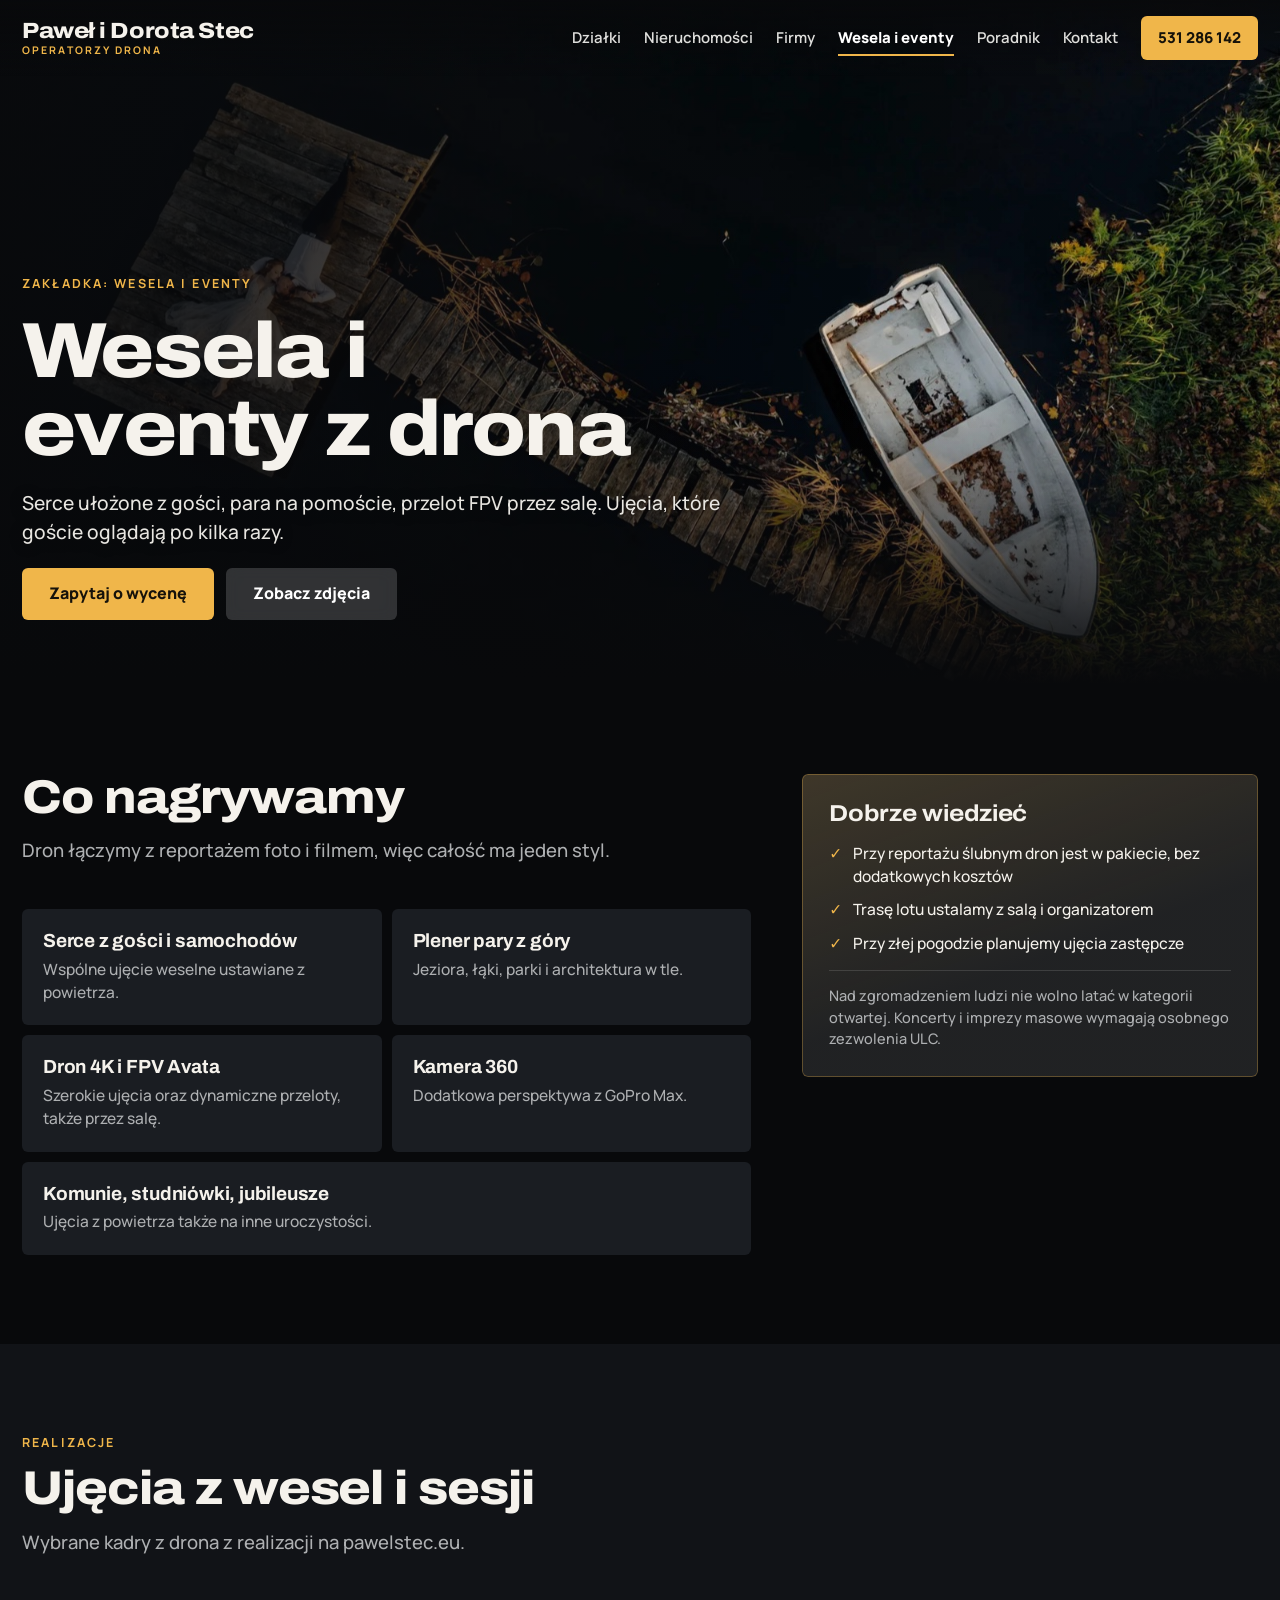
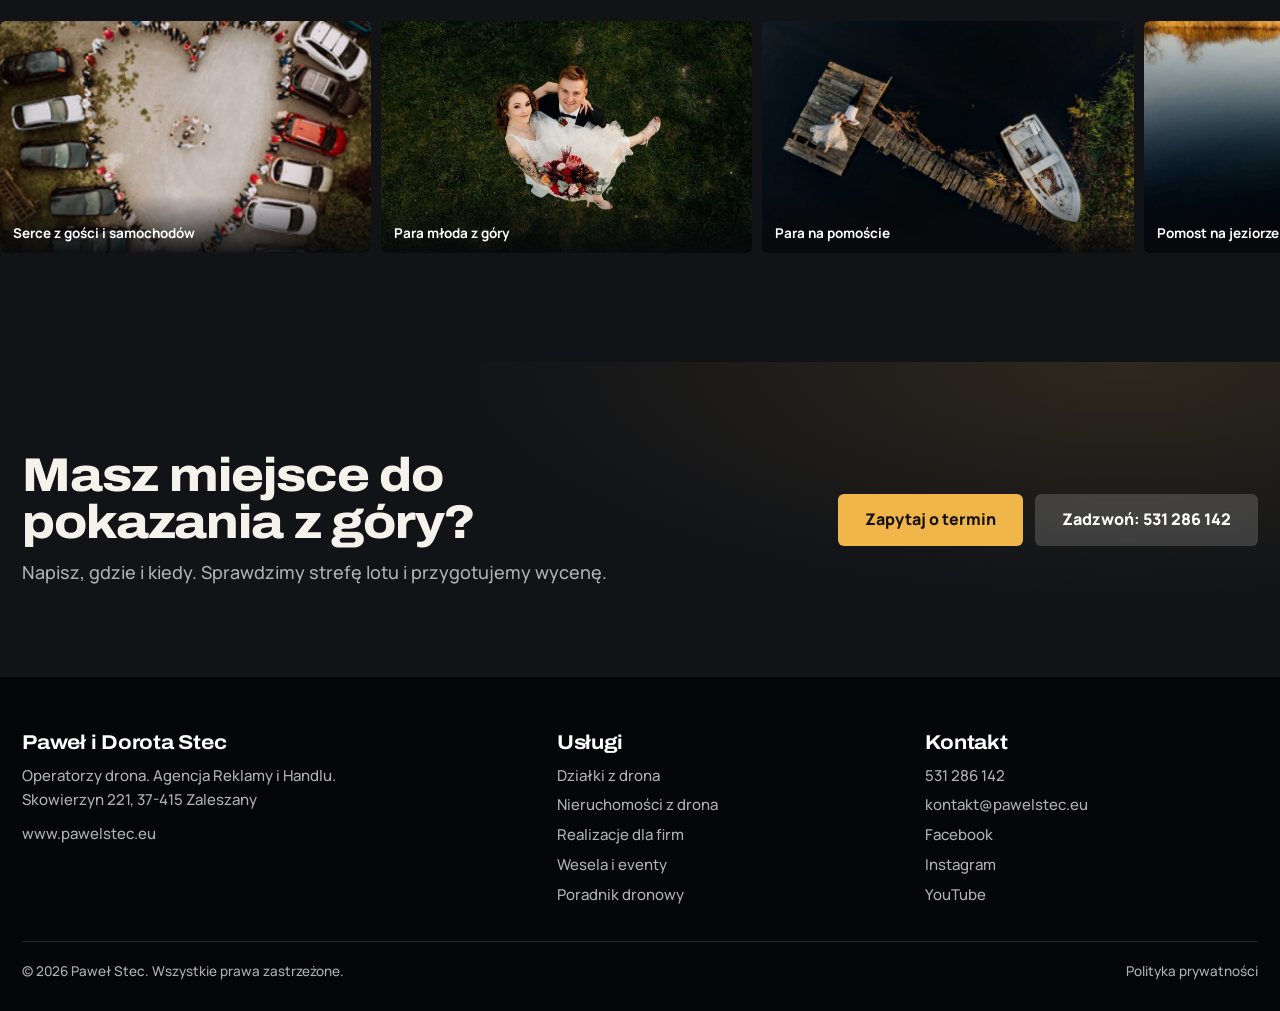
<file: wesela-eventy.html>
<!DOCTYPE html>
<html lang="pl">
<head>
<meta charset="utf-8">
<meta name="viewport" content="width=device-width, initial-scale=1">
<title>Dron na wesele i event | Paweł i Dorota Stec</title>
<meta name="description" content="Ujęcia z drona na wesela i wydarzenia: serce z gości, plener pary, film 4K, przeloty FPV Avata i kamera 360.">
<meta property="og:title" content="Dron na wesele i event | Paweł i Dorota Stec">
<meta property="og:description" content="Ujęcia z drona na wesela i wydarzenia: serce z gości, plener pary, film 4K, przeloty FPV Avata i kamera 360.">
<meta property="og:type" content="website">
<meta property="og:locale" content="pl_PL">
<meta property="og:image" content="zdjecia/realizacje/obiekt-palac.jpg">
<meta name="robots" content="noindex, nofollow">
<meta name="theme-color" content="#08090b">
<link rel="icon" href="data:image/svg+xml,%3Csvg xmlns='http://www.w3.org/2000/svg' viewBox='0 0 32 32'%3E%3Crect width='32' height='32' fill='%2308090b'/%3E%3Cpath d='M5 11V5h6M21 5h6v6M27 21v6h-6M11 27H5v-6' fill='none' stroke='%23f0b64a' stroke-width='3'/%3E%3Ccircle cx='16' cy='16' r='3.5' fill='%23fff'/%3E%3C/svg%3E">
<link rel="preconnect" href="https://fonts.googleapis.com">
<link rel="preconnect" href="https://fonts.gstatic.com" crossorigin>
<link href="https://fonts.googleapis.com/css2?family=Archivo:wdth,wght@100..125,500..900&family=Manrope:wght@400;500;600;700&display=swap" rel="stylesheet">
<link rel="stylesheet" href="styl.css">

</head>
<body>
<header class="naglowek">
  <div class="wrap naglowek-w">
    <a class="marka" href="index.html"><b>Paweł i Dorota Stec</b><span>Operatorzy drona</span></a>
    <button class="menu-przycisk" id="menu-przycisk" type="button" aria-expanded="false" aria-controls="nawigacja">Menu</button>
    <nav class="nawigacja" id="nawigacja" aria-label="Główna nawigacja"><a href="dzialki.html">Działki</a><a href="nieruchomosci.html">Nieruchomości</a><a href="firmy.html">Firmy</a><a href="wesela-eventy.html" aria-current="page">Wesela i eventy</a><a href="poradnik.html">Poradnik</a><a href="kontakt.html">Kontakt</a><a class="nav-tel" href="tel:+48531286142">531 286 142</a></nav>
  </div>
</header>
<main>
<section class="hero-pod"><img class="hero-foto" src="zdjecia/realizacje/wesele-pomost.jpg" alt="Para młoda na pomoście nad jeziorem, widok z drona" width="1600" height="1065" fetchpriority="high"><div class="wrap hero-tresc"><p class="etykieta">Zakładka: wesela i eventy</p><h1>Wesela i eventy z drona</h1><p class="lead">Serce ułożone z gości, para na pomoście, przelot FPV przez salę. Ujęcia, które goście oglądają po kilka razy.</p><div class="przyciski"><a class="btn btn-glowny" href="kontakt.html">Zapytaj o wycenę</a><a class="btn btn-jasny" href="#realizacje">Zobacz zdjęcia</a></div></div></section>
<section class="sekcja"><div class="wrap oferta"><div><div class="sekcja-glowa"><h2>Co nagrywamy</h2><p>Dron łączymy z reportażem foto i filmem, więc całość ma jeden styl.</p></div><ul class="lista"><li><b>Serce z gości i samochodów</b><span>Wspólne ujęcie weselne ustawiane z powietrza.</span></li><li><b>Plener pary z góry</b><span>Jeziora, łąki, parki i architektura w tle.</span></li><li><b>Dron 4K i FPV Avata</b><span>Szerokie ujęcia oraz dynamiczne przeloty, także przez salę.</span></li><li><b>Kamera 360</b><span>Dodatkowa perspektywa z GoPro Max.</span></li><li><b>Komunie, studniówki, jubileusze</b><span>Ujęcia z powietrza także na inne uroczystości.</span></li></ul></div><aside class="panel"><h3>Dobrze wiedzieć</h3><ul><li>Przy reportażu ślubnym dron jest w pakiecie, bez dodatkowych kosztów</li><li>Trasę lotu ustalamy z salą i organizatorem</li><li>Przy złej pogodzie planujemy ujęcia zastępcze</li></ul><p class="uwaga">Nad zgromadzeniem ludzi nie wolno latać w kategorii otwartej. Koncerty i imprezy masowe wymagają osobnego zezwolenia ULC.</p></aside></div></section>
<div id="realizacje"><section class="sekcja mglista"><div class="wrap"><div class="sekcja-glowa"><p class="etykieta">Realizacje</p><h2>Ujęcia z wesel i sesji</h2><p>Wybrane kadry z drona z realizacji na pawelstec.eu.</p></div><div class="galeria"><figure><button class="powieksz" type="button" data-powieksz aria-label="Powiększ zdjęcie: Serce z gości i samochodów"><img src="zdjecia/min/wesele-serce.jpg" data-full="zdjecia/realizacje/wesele-serce.jpg" alt="Serce z gości i samochodów" width="1800" height="1416" loading="lazy"></button><figcaption>Serce z gości i samochodów</figcaption></figure><figure><button class="powieksz" type="button" data-powieksz aria-label="Powiększ zdjęcie: Para młoda z góry"><img src="zdjecia/min/wesele-para.jpg" data-full="zdjecia/realizacje/wesele-para.jpg" alt="Para młoda z góry" width="1600" height="956" loading="lazy"></button><figcaption>Para młoda z góry</figcaption></figure><figure><button class="powieksz" type="button" data-powieksz aria-label="Powiększ zdjęcie: Para na pomoście"><img src="zdjecia/min/wesele-pomost.jpg" data-full="zdjecia/realizacje/wesele-pomost.jpg" alt="Para na pomoście" width="1600" height="1065" loading="lazy"></button><figcaption>Para na pomoście</figcaption></figure><figure><button class="powieksz" type="button" data-powieksz aria-label="Powiększ zdjęcie: Pomost na jeziorze"><img src="zdjecia/min/wesele-jezioro.jpg" data-full="zdjecia/realizacje/wesele-jezioro.jpg" alt="Pomost na jeziorze" width="1600" height="1073" loading="lazy"></button><figcaption>Pomost na jeziorze</figcaption></figure><figure><button class="powieksz" type="button" data-powieksz aria-label="Powiększ zdjęcie: Para wśród lilii wodnych"><img src="zdjecia/min/wesele-lilie.jpg" data-full="zdjecia/realizacje/wesele-lilie.jpg" alt="Para wśród lilii wodnych" width="1600" height="1066" loading="lazy"></button><figcaption>Para wśród lilii wodnych</figcaption></figure><figure><button class="powieksz" type="button" data-powieksz aria-label="Powiększ zdjęcie: Sesja przy szklarni"><img src="zdjecia/min/wesele-szklarnia.jpg" data-full="zdjecia/realizacje/wesele-szklarnia.jpg" alt="Sesja przy szklarni" width="1600" height="1199" loading="lazy"></button><figcaption>Sesja przy szklarni</figcaption></figure><figure><button class="powieksz" type="button" data-powieksz aria-label="Powiększ zdjęcie: Para na łące"><img src="zdjecia/min/wesele-trawa.jpg" data-full="zdjecia/realizacje/wesele-trawa.jpg" alt="Para na łące" width="1600" height="1198" loading="lazy"></button><figcaption>Para na łące</figcaption></figure><figure><button class="powieksz" type="button" data-powieksz aria-label="Powiększ zdjęcie: Sesja na trawie"><img src="zdjecia/min/sesja-laka.jpg" data-full="zdjecia/realizacje/sesja-laka.jpg" alt="Sesja na trawie" width="1600" height="1066" loading="lazy"></button><figcaption>Sesja na trawie</figcaption></figure></div></div></section></div>
<section class="sekcja ciemna"><div class="wrap cta-w"><div><h2>Masz miejsce do pokazania z góry?</h2><p>Napisz, gdzie i kiedy. Sprawdzimy strefę lotu i przygotujemy wycenę.</p></div><div class="przyciski"><a class="btn btn-glowny" href="kontakt.html">Zapytaj o termin</a><a class="btn btn-jasny" href="tel:+48531286142">Zadzwoń: 531 286 142</a></div></div></section>
</main>
<footer class="stopka">
  <div class="wrap">
    <div class="stopka-g">
      <div>
        <h3>Paweł i Dorota Stec</h3>
        <p>Operatorzy drona. Agencja Reklamy i Handlu.<br>Skowierzyn 221, 37-415 Zaleszany</p>
        <p style="margin-top:9px"><a href="https://www.pawelstec.eu" rel="noopener">www.pawelstec.eu</a></p>
      </div>
      <div>
        <h3>Usługi</h3>
        <ul><li><a href="dzialki.html">Działki z drona</a></li><li><a href="nieruchomosci.html">Nieruchomości z drona</a></li><li><a href="firmy.html">Realizacje dla firm</a></li><li><a href="wesela-eventy.html">Wesela i eventy</a></li><li><a href="poradnik.html">Poradnik dronowy</a></li></ul>
      </div>
      <div>
        <h3>Kontakt</h3>
        <ul><li><a href="tel:+48531286142">531 286 142</a></li><li><a href="mailto:kontakt@pawelstec.eu">kontakt@pawelstec.eu</a></li><li><a href="https://www.facebook.com/wwwpawelsteceu/" rel="noopener">Facebook</a></li><li><a href="https://www.instagram.com/pawelstecphoto/" rel="noopener">Instagram</a></li><li><a href="https://www.youtube.com/@pawestec2837" rel="noopener">YouTube</a></li></ul>
      </div>
    </div>
    <div class="stopka-d"><span>© 2026 Paweł Stec. Wszystkie prawa zastrzeżone.</span><a href="https://www.pawelstec.eu/polityka-prywatnosci/" rel="noopener">Polityka prywatności</a></div>
  </div>
</footer>
<dialog class="podglad" id="podglad" aria-label="Powiększone zdjęcie"><figure><button class="podglad-zamknij" type="button">Zamknij</button><img src="[data-uri]" alt=""><figcaption></figcaption></figure></dialog>
<script src="strona.js"></script>
</body>
</html>
</file>
<file: styl.css>
/* Wersja 2. Kierunek: sala kinowa o złotej godzinie. Czarne tło, pełnoekranowe kadry, rzędy realizacji i szerokie tytuły filmowe. */
:root{
  --czern:#08090b;
  --scena:#111317;
  --karta:#1a1d22;
  --linia:rgba(255,255,255,.13);
  --tekst:#f5f2ec;
  --przygaszony:#aeb0b2;
  --zloto:#f0b64a;
  --zloto-jasne:#ffd68a;
  --display:"Archivo","Arial Black",Arial,sans-serif;
  --body:"Manrope",system-ui,-apple-system,"Segoe UI",sans-serif;
  --szer:1360px;
  --r:6px;
  color-scheme:dark;
}
*,*::before,*::after{box-sizing:border-box}
html{scroll-behavior:smooth;scroll-padding-top:96px;-webkit-text-size-adjust:100%;background:var(--czern)}
body{margin:0;background:var(--czern);color:var(--tekst);font:500 17px/1.65 var(--body);overflow-x:clip}
img{display:block;max-width:100%}
a{color:inherit}
p{margin:0}
ul,ol{margin:0;padding:0;list-style:none}
dl{margin:0}
:focus-visible{outline:3px solid var(--zloto);outline-offset:3px}
h1,h2,h3{margin:0;font-family:var(--display);font-stretch:112%;font-weight:800;letter-spacing:-.022em;line-height:1;text-wrap:balance}
h1{font-size:clamp(38px,6.1vw,94px)}
h2{font-size:clamp(30px,3.7vw,52px)}
h3{font-size:clamp(21px,1.8vw,25px);font-weight:700;letter-spacing:-.012em;line-height:1.14}
.wrap{width:min(100% - 44px,var(--szer));margin-inline:auto}
.etykieta{font:700 12.5px/1.4 var(--body);letter-spacing:.17em;text-transform:uppercase;color:var(--zloto)}
.sekcja{padding-block:clamp(60px,7vw,104px)}
.sekcja-glowa{display:grid;gap:14px;max-width:800px;margin-bottom:clamp(28px,3.4vw,44px)}
.sekcja-glowa p:not(.etykieta){color:var(--przygaszony);font-size:18.5px}
.ciemna{background:radial-gradient(90% 130% at 88% 0%,rgba(240,182,74,.13),transparent 58%),var(--scena)}
.mglista{background:var(--scena)}

/* Nagłówek nad obrazem */
.naglowek{position:fixed;inset:0 0 auto;z-index:40;background:linear-gradient(180deg,rgba(8,9,11,.92),rgba(8,9,11,0));transition:background .3s ease}
.naglowek.przewiniety{background:rgba(8,9,11,.96);box-shadow:0 1px 0 var(--linia)}
.naglowek .wrap{width:min(100% - 44px,1560px)}
.naglowek-w{display:flex;align-items:center;justify-content:space-between;gap:20px;min-height:76px}
.marka{display:grid;gap:2px;text-decoration:none;flex:none}
.marka b{font:800 22px/1 var(--display);font-stretch:112%;letter-spacing:-.02em}
.marka span{font:700 10.5px/1.2 var(--body);letter-spacing:.2em;text-transform:uppercase;color:var(--zloto)}
.nawigacja{display:flex;align-items:center;gap:clamp(14px,1.8vw,30px)}
.nawigacja a{position:relative;text-decoration:none;font-size:15px;font-weight:600;color:#dfdfdc;padding:6px 0;white-space:nowrap;transition:color .2s}
.nawigacja a:hover,.nawigacja a[aria-current="page"]{color:#fff}
.nawigacja a[aria-current="page"]{font-weight:800}
.nawigacja a[aria-current="page"]::after{content:"";position:absolute;left:0;right:0;bottom:0;height:2px;background:var(--zloto)}
.nawigacja a.nav-tel{background:var(--zloto);color:#16120a;padding:10px 17px;border-radius:var(--r);font-weight:800}
.nawigacja a.nav-tel:hover{background:var(--zloto-jasne)}
.menu-przycisk{display:none;background:rgba(255,255,255,.1);border:0;border-radius:var(--r);color:#fff;font:700 14px var(--body);padding:10px 16px;cursor:pointer}

/* Przyciski */
.przyciski{display:flex;flex-wrap:wrap;gap:12px}
.btn{display:inline-flex;align-items:center;justify-content:center;min-height:52px;padding:12px 27px;border-radius:var(--r);border:0;font:800 16px/1.2 var(--body);text-decoration:none;cursor:pointer;transition:background .2s,transform .2s}
.btn:hover{transform:translateY(-1px)}
.btn-glowny{background:var(--zloto);color:#16120a}
.btn-glowny:hover{background:var(--zloto-jasne)}
.btn-jasny{background:rgba(255,255,255,.17);color:#fff;backdrop-filter:blur(7px)}
.btn-jasny:hover{background:rgba(255,255,255,.3)}
.btn-obrys{background:rgba(255,255,255,.12);color:#fff}
.btn-obrys:hover{background:rgba(255,255,255,.24)}

/* Baner */
.hero,.hero-pod{position:relative;display:flex;align-items:flex-end;overflow:hidden;isolation:isolate;background:var(--czern)}
.hero{min-height:min(94vh,960px)}
.hero-pod{min-height:min(76vh,720px)}
.slajdy{position:absolute;inset:0;z-index:-2}
.hero-foto{position:absolute;inset:0;width:100%;height:100%;object-fit:cover;z-index:-2}
.slajdy .hero-foto{opacity:0;transition:opacity 1.4s ease;z-index:0}
.slajdy .hero-foto.aktywny{opacity:1;animation:najazd 16s ease-out both}
@keyframes najazd{from{transform:scale(1.09)}to{transform:scale(1)}}
.hero::after,.hero-pod::after{content:"";position:absolute;inset:0;z-index:-1;background:
  linear-gradient(0deg,var(--czern) 0%,rgba(8,9,11,.62) 17%,rgba(8,9,11,0) 42%),
  linear-gradient(90deg,rgba(8,9,11,.95) 0%,rgba(8,9,11,.74) 32%,rgba(8,9,11,.08) 66%)}
.hero-tresc{display:grid;gap:20px;padding-block:130px clamp(44px,5vw,70px)}
.hero .hero-tresc{padding-bottom:clamp(124px,12vw,166px)}
.hero-tresc>*{max-width:720px}
.hero h1 span{display:block;margin-top:.26em;font-size:.47em;font-weight:700;letter-spacing:-.01em;color:var(--zloto)}
.hero-tresc>*{animation:wejscie .9s cubic-bezier(.2,.7,.2,1) both}
.hero-tresc>:nth-child(2){animation-delay:.08s}
.hero-tresc>:nth-child(3){animation-delay:.16s}
.hero-tresc>:nth-child(4){animation-delay:.24s}
@keyframes wejscie{from{transform:translateY(16px)}to{transform:none}}
.lead{font-size:clamp(17.5px,1.5vw,20.5px);font-weight:500;line-height:1.55;color:#e8e6e1;text-shadow:0 1px 14px rgba(0,0,0,.45)}
.wysokosc{display:none}
.slajdy-ster{position:absolute;right:max(22px,calc((100vw - var(--szer))/2));bottom:clamp(120px,11.5vw,158px);z-index:3;display:flex;align-items:center;gap:7px}
.slajdy-ster button{border:0;background:none;padding:10px 0;cursor:pointer}
.kropka{width:42px}
.kropka i{display:block;height:3px;background:rgba(255,255,255,.36);position:relative;overflow:hidden}
.kropka[aria-current="true"] i::after{content:"";position:absolute;inset:0;background:var(--zloto);transform-origin:left;animation:postep 7s linear both}
.slajdy-ster.pauza .kropka[aria-current="true"] i::after{animation:none}
@keyframes postep{from{transform:scaleX(0)}to{transform:scaleX(1)}}
.slajdy-pauza{color:#fff;font:700 12.5px var(--body);margin-left:8px;padding:6px 10px!important;background:rgba(255,255,255,.14)!important;border-radius:4px}
.pasek{position:relative;z-index:2;margin-top:-104px}
.pasek ul{display:grid;grid-template-columns:repeat(4,1fr);border-top:1px solid var(--linia)}
.pasek li{display:grid;gap:1px;padding:17px 16px 22px 0;color:var(--przygaszony);font-size:14px;line-height:1.35}
.pasek li b{font:700 20px/1.15 var(--display);font-stretch:108%;letter-spacing:-.012em;color:var(--tekst)}

/* Plakaty usług */
#uslugi{padding-top:clamp(48px,5vw,76px)}
.uslugi{display:flex;gap:10px;height:clamp(440px,60vh,620px)}
.usluga{position:relative;display:flex;flex:1 1 0;min-width:0;overflow:hidden;border-radius:var(--r);background:var(--karta);color:#fff;text-decoration:none;transition:flex-grow .55s cubic-bezier(.2,.75,.2,1),box-shadow .3s}
.usluga:hover,.usluga:focus-visible{flex-grow:1.75;box-shadow:0 0 0 2px var(--zloto)}
.usluga img{position:absolute;inset:0;width:100%;height:100%;object-fit:cover;transition:transform .8s ease}
.usluga:hover img{transform:scale(1.05)}
.usluga::after{content:"";position:absolute;inset:0;background:linear-gradient(180deg,rgba(8,9,11,.05) 32%,rgba(8,9,11,.94) 92%)}
.usluga-t{position:relative;z-index:1;align-self:flex-end;display:grid;gap:7px;padding:24px;min-width:240px}
.usluga-t h3{font-size:clamp(25px,2.2vw,34px);font-weight:800}
.usluga-t p{color:#dcdad5;font-size:15.5px;line-height:1.45}
.usluga-t span{margin-top:5px;color:var(--zloto);font-size:13.5px;font-weight:800}
.usluga-t span::after{content:" →"}

/* Kroki z wielkimi cyframi */
.kroki{display:grid;grid-template-columns:repeat(4,1fr);gap:clamp(20px,2.6vw,38px);counter-reset:krok}
.kroki li{counter-increment:krok;display:grid;gap:9px;align-content:start}
.kroki li::before{content:counter(krok);font:900 clamp(92px,9vw,138px)/.86 var(--display);font-stretch:118%;color:transparent;-webkit-text-stroke:2px var(--zloto);margin-bottom:12px}
.kroki p{color:var(--przygaszony);font-size:16px;line-height:1.55}

/* O nas i dokumenty */
.dwie{display:grid;grid-template-columns:minmax(0,1fr) minmax(0,1fr);gap:clamp(32px,6vw,92px);align-items:center}
.dwie-tekst{display:grid;gap:18px}
.dwie-tekst>p{max-width:60ch;color:#d8d7d3}
.dwie-tekst>p.etykieta{color:var(--zloto)}
.dwie-tekst a{color:var(--zloto);font-weight:700;text-underline-offset:4px}
.kadr{position:relative;display:block;border-radius:var(--r);overflow:hidden;box-shadow:0 30px 80px rgba(0,0,0,.55)}
.kadr img{width:100%;aspect-ratio:16/11;object-fit:cover}
.wyroznienia{display:flex;flex-wrap:wrap;gap:8px}
.wyroznienia li{background:var(--karta);border-radius:999px;padding:7px 15px;font-size:14px;font-weight:700}
.dokumenty{display:grid;gap:8px}
.dokumenty div{display:grid;grid-template-columns:minmax(0,1fr) auto;gap:6px 18px;align-items:center;padding:18px 20px;background:var(--karta);border-radius:var(--r)}
.dokumenty dt{font-weight:800}
.dokumenty dd{margin:0}
.uzupelnij{display:inline-block;background:rgba(240,182,74,.16);color:var(--zloto-jasne);border-radius:4px;padding:5px 9px;font-size:12.5px;font-weight:700;line-height:1.3}
.miasta{display:flex;flex-wrap:wrap;gap:5px 15px;color:var(--przygaszony);font-size:14.5px}

/* Podstrony */
.oferta{display:grid;grid-template-columns:minmax(0,1.6fr) minmax(300px,1fr);gap:clamp(28px,4vw,60px);align-items:start}
.lista{display:grid;grid-template-columns:repeat(2,minmax(0,1fr));gap:10px}
.lista li{display:grid;gap:5px;align-content:start;padding:21px;background:var(--karta);border-radius:var(--r);transition:background .2s}
.lista li:hover{background:#23272d}
.lista li:last-child:nth-child(odd){grid-column:1/-1}
.lista b{font:700 19px/1.2 var(--display);letter-spacing:-.01em}
.lista span{color:var(--przygaszony);font-size:15.5px;line-height:1.5}
.panel{position:sticky;top:100px;display:grid;gap:15px;padding:27px;background:linear-gradient(160deg,rgba(240,182,74,.17),rgba(240,182,74,.03) 58%),var(--karta);border-radius:var(--r);box-shadow:inset 0 0 0 1px rgba(240,182,74,.3)}
.panel ul{display:grid;gap:10px}
.panel li{position:relative;padding-left:24px;font-size:15.5px;line-height:1.5}
.panel li::before{content:"✓";position:absolute;left:0;color:var(--zloto);font-weight:800}
.panel .uwaga{border-top:1px solid var(--linia);padding-top:14px;color:var(--przygaszony);font-size:14.5px;line-height:1.5}

/* Rzędy zdjęć */
.rzad{position:relative}
.galeria{display:grid;grid-auto-flow:column;grid-auto-columns:clamp(270px,29vw,440px);gap:10px;overflow-x:auto;overflow-y:hidden;margin-inline:calc(50% - 50vw);padding:20px calc(50vw - 50%);scroll-padding-inline:calc(50vw - 50%);scroll-snap-type:x proximity;scrollbar-width:none}
.galeria::-webkit-scrollbar{display:none}
.galeria figure{position:relative;margin:0;aspect-ratio:16/10;min-width:0;scroll-snap-align:start;border-radius:var(--r);overflow:hidden;background:var(--karta);transition:transform .3s cubic-bezier(.2,.75,.2,1),box-shadow .3s}
.galeria figure:hover,.galeria figure:focus-within{transform:scale(1.045);z-index:3;box-shadow:0 16px 40px rgba(0,0,0,.65)}
.powieksz{display:block;width:100%;height:100%;padding:0;border:0;background:none;cursor:zoom-in}
.galeria img{width:100%;height:100%;object-fit:cover}
.galeria figcaption{position:absolute;inset:auto 0 0;padding:30px 13px 10px;background:linear-gradient(0deg,rgba(8,9,11,.9),transparent);color:#fff;font-size:13.5px;font-weight:700;line-height:1.3;pointer-events:none}
.slot-info{display:none}
.galeria figure.pusty{background:repeating-linear-gradient(135deg,#17191d 0 12px,#1c1f24 12px 24px);box-shadow:inset 0 0 0 1px rgba(240,182,74,.38)}
.galeria figure.pusty .slot-info{display:grid;place-content:center;gap:5px;height:100%;padding:22px;text-align:center}
.galeria figure.pusty figcaption{display:none}
.slot-info b{font:700 19px/1.15 var(--display);color:var(--zloto-jasne)}
.slot-info code{font:500 11.5px/1.4 ui-monospace,Menlo,monospace;color:var(--przygaszony);overflow-wrap:anywhere}
.rzad-btn{position:absolute;top:20px;bottom:20px;z-index:5;width:clamp(44px,4vw,60px);border:0;color:#fff;font-size:30px;line-height:1;cursor:pointer;opacity:0;transition:opacity .2s,background .2s}
.rzad-btn[hidden]{display:none}
.rzad-btn.lewy{left:calc(50% - 50vw);background:linear-gradient(90deg,rgba(8,9,11,.88),rgba(8,9,11,0))}
.rzad-btn.prawy{right:calc(50% - 50vw);background:linear-gradient(270deg,rgba(8,9,11,.88),rgba(8,9,11,0))}
.rzad:hover .rzad-btn,.rzad-btn:focus-visible{opacity:1}
@media (hover:none){.rzad-btn{display:none}}
dialog.podglad{border:0;padding:0;background:transparent;color:#fff;width:100vw;height:100dvh;max-width:none;max-height:none}
dialog.podglad::backdrop{background:rgba(4,5,6,.96)}
.podglad figure{position:relative;margin:0;height:100%;display:grid;grid-template-rows:auto minmax(0,1fr) auto;gap:8px;padding:14px clamp(14px,5vw,76px) 18px}
.podglad img{width:100%;height:100%;object-fit:contain;min-height:0}
.podglad figcaption{text-align:center;font-size:15px;font-weight:700}
.podglad-zamknij{justify-self:end;background:var(--zloto);color:#16120a;border:0;border-radius:var(--r);padding:9px 16px;font:800 14px var(--body);cursor:pointer}
.podglad-nav{position:absolute;top:50%;transform:translateY(-50%);width:48px;height:64px;border:0;border-radius:var(--r);background:rgba(255,255,255,.13);color:#fff;font-size:30px;cursor:pointer}
.podglad-nav:hover{background:rgba(255,255,255,.26)}
.podglad-nav.lewy{left:10px}
.podglad-nav.prawy{right:10px}

/* Wezwanie do kontaktu */
.cta-w{display:flex;align-items:center;justify-content:space-between;gap:28px;flex-wrap:wrap}
.cta-w>div:first-child{display:grid;gap:11px;max-width:720px}
.cta-w p{color:var(--przygaszony);font-size:18px}

/* Poradnik */
.poradnik{display:grid;grid-template-columns:270px minmax(0,1fr);gap:clamp(32px,5vw,80px);align-items:start}
.spis{position:sticky;top:100px;display:grid;gap:11px;max-height:calc(100vh - 124px);overflow:auto;padding:20px;background:var(--scena);border-radius:var(--r)}
.spis ol{display:grid;gap:1px}
.spis a{display:block;padding:6px 10px;border-radius:4px;text-decoration:none;font-size:14.5px;font-weight:600;line-height:1.35;color:var(--przygaszony)}
.spis a:hover{color:#fff;background:rgba(255,255,255,.07)}
.spis a.aktywny{color:#16120a;background:var(--zloto);font-weight:800}
.artykul{display:grid;gap:clamp(44px,5vw,66px);min-width:0;color:#dfddd8}
.artykul section{display:grid;gap:15px;min-width:0}
.artykul section>p,.artykul section>ul:not(.check),.artykul section>ol{max-width:72ch}
.artykul h2{font-size:clamp(28px,3vw,40px);color:var(--tekst)}
.artykul b{color:var(--tekst)}
.artykul section>ul:not(.check){display:grid;gap:9px}
.artykul section>ul:not(.check) li{position:relative;padding-left:22px}
.artykul section>ul:not(.check) li::before{content:"";position:absolute;left:0;top:10px;width:8px;height:8px;border-radius:50%;background:var(--zloto)}
.artykul a{color:var(--zloto-jasne);text-underline-offset:3px}
.stan{display:grid;gap:4px;max-width:72ch;padding:17px 19px;background:rgba(240,182,74,.1);border-radius:var(--r);box-shadow:inset 3px 0 0 var(--zloto);font-size:15.5px;line-height:1.5}
.tabela{overflow-x:auto;border-radius:var(--r);background:var(--karta)}
table{border-collapse:collapse;width:100%;min-width:680px;font-size:15px;line-height:1.45}
th,td{padding:13px 15px;border-bottom:1px solid var(--linia);text-align:left;vertical-align:top}
thead th{background:#24272d;color:var(--tekst);font-size:12px;font-weight:800;letter-spacing:.1em;text-transform:uppercase}
tbody th{font:800 24px var(--display);color:var(--zloto);white-space:nowrap}
tbody tr:last-child>*{border-bottom:0}
.check{display:grid;gap:6px;max-width:72ch}
.check label{display:flex;gap:12px;align-items:flex-start;padding:12px 14px;background:var(--karta);border-radius:var(--r);cursor:pointer}
.check input{width:20px;height:20px;margin:3px 0 0;padding:0;accent-color:var(--zloto);flex:none}
.zrodla{font-size:15px;line-height:1.45}

/* Kontakt */
main>.sekcja:first-child{padding-top:clamp(128px,12vw,170px)}
.kontakt{display:grid;grid-template-columns:minmax(0,1.4fr) minmax(300px,1fr);gap:clamp(30px,5vw,76px);align-items:start}
form{display:grid;grid-template-columns:1fr 1fr;gap:16px;padding:clamp(20px,2.6vw,34px);background:var(--scena);border-radius:var(--r)}
.pole{display:grid;gap:6px}
.pole.cale{grid-column:1/-1}
label{font-size:14.5px;font-weight:700}
input,select,textarea{width:100%;padding:13px;border:1px solid transparent;border-radius:var(--r);background:#25282e;color:var(--tekst);font:500 16px/1.4 var(--body)}
input:focus,select:focus,textarea:focus{outline:0;border-color:var(--zloto);background:#2b2e35}
textarea{min-height:130px;resize:vertical}
.notka{grid-column:1/-1;color:var(--przygaszony);font-size:14.5px}
form>.btn{grid-column:1/-1}
.gotowa{grid-column:1/-1;display:grid;gap:12px;padding:20px;background:rgba(240,182,74,.1);border-radius:var(--r);box-shadow:inset 3px 0 0 var(--zloto)}
.gotowa[hidden]{display:none}
.gotowa textarea{min-height:190px;font:500 14px/1.5 ui-monospace,Menlo,monospace}
.gotowa .notka:empty{display:none}
.dane{display:grid;gap:20px}
.dane>div{display:grid;gap:4px}
.dane a{font-weight:700}
.dane .duzy{font:800 clamp(32px,3.2vw,44px)/1 var(--display);font-stretch:110%;letter-spacing:-.02em;text-decoration:none;color:var(--zloto)}

/* Stopka */
.stopka{padding-block:54px 28px;background:#050607;color:var(--przygaszony);font-size:15px}
.stopka-g{display:grid;grid-template-columns:1.5fr 1fr 1fr;gap:36px}
.stopka h3{margin-bottom:10px;color:#fff;font-size:20px}
.stopka ul{display:grid;gap:5px}
.stopka a{text-decoration:none}
.stopka a:hover{color:#fff;text-decoration:underline}
.stopka-d{display:flex;flex-wrap:wrap;justify-content:space-between;gap:8px;margin-top:34px;padding-top:18px;border-top:1px solid var(--linia);font-size:13.5px}

@media (min-width:1101px){
  .hero .hero-foto{left:auto;right:0;width:80%}
  .hero::after{background:
    linear-gradient(0deg,var(--czern) 0%,rgba(8,9,11,.62) 17%,rgba(8,9,11,0) 42%),
    linear-gradient(90deg,var(--czern) 0%,var(--czern) 20%,rgba(8,9,11,.8) 35%,rgba(8,9,11,.06) 64%)}
}
@media (max-width:1100px){
  .menu-przycisk{display:block}
  .naglowek.otwarte{background:var(--czern)}
  .nawigacja{display:none;position:absolute;inset:100% 0 auto;flex-direction:column;align-items:stretch;gap:2px;padding:10px 22px 22px;background:var(--czern);border-bottom:1px solid var(--linia)}
  .nawigacja.otwarte{display:flex}
  .nawigacja a{padding:11px 0;font-size:17px}
  .nawigacja a[aria-current="page"]::after{display:none}
  .nawigacja a[aria-current="page"]{color:var(--zloto)}
  .nawigacja a.nav-tel{margin-top:8px;padding:13px;text-align:center}
  .hero::after,.hero-pod::after{background:linear-gradient(0deg,var(--czern) 0%,rgba(8,9,11,.74) 42%,rgba(8,9,11,.3) 100%)}
  .kroki{grid-template-columns:repeat(2,1fr)}
  .poradnik{grid-template-columns:minmax(0,1fr)}
  .spis{position:static;max-height:none}
  .spis ol{grid-template-columns:repeat(2,minmax(0,1fr))}
  .panel{position:static}
}
@media (max-width:860px){
  .uslugi{height:auto;overflow-x:auto;margin-inline:-22px;padding-inline:22px;scroll-padding-inline:22px;scroll-snap-type:x mandatory;scrollbar-width:none}
  .uslugi::-webkit-scrollbar{display:none}
  .usluga,.usluga:hover,.usluga:focus-visible{flex:0 0 min(78vw,340px);min-height:440px;scroll-snap-align:start}
  .usluga-t{min-width:0}
  .dwie,.oferta,.kontakt{grid-template-columns:minmax(0,1fr)}
  .pasek ul{grid-template-columns:repeat(2,1fr)}
  .pasek{margin-top:-60px}
  .hero .hero-tresc{padding-bottom:118px}
  .slajdy-ster{right:22px;bottom:68px}
  .kropka{width:30px}
  .stopka-g{grid-template-columns:1fr 1fr}
  .stopka-g>div:first-child{grid-column:1/-1}
}
@media (max-width:540px){
  body{font-size:16.5px}
  .lista{grid-template-columns:minmax(0,1fr)}
  .lista li:last-child:nth-child(odd){grid-column:auto}
  .kroki,form{grid-template-columns:minmax(0,1fr)}
  .galeria{grid-auto-columns:78vw}
  .spis ol{grid-template-columns:minmax(0,1fr)}
  .btn{width:100%}
  .dokumenty div{grid-template-columns:minmax(0,1fr)}
  .stopka-g{grid-template-columns:minmax(0,1fr)}
  .podglad-nav{top:auto;bottom:10px;transform:none;height:46px}
}
@media (prefers-reduced-motion:reduce){
  html{scroll-behavior:auto}
  *,*::before,*::after{animation:none!important;transition:none!important}
}
</file>
